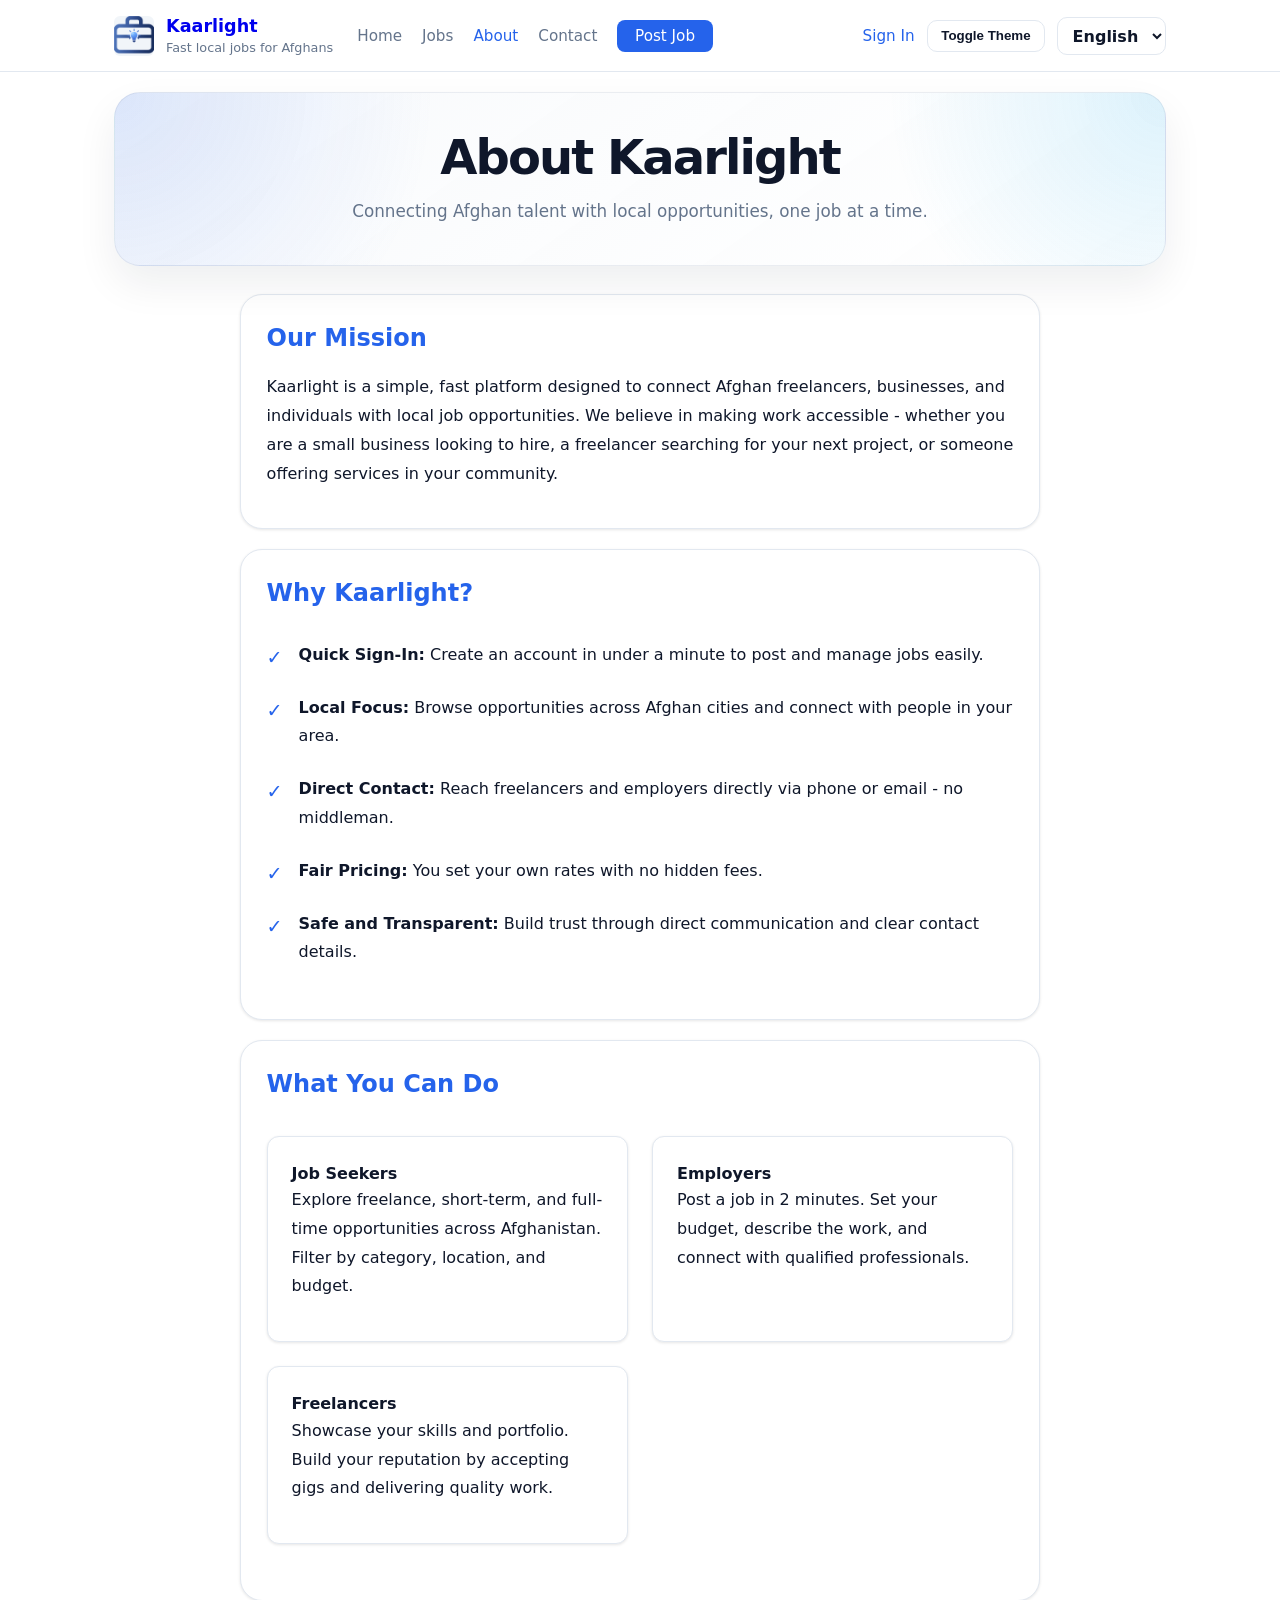
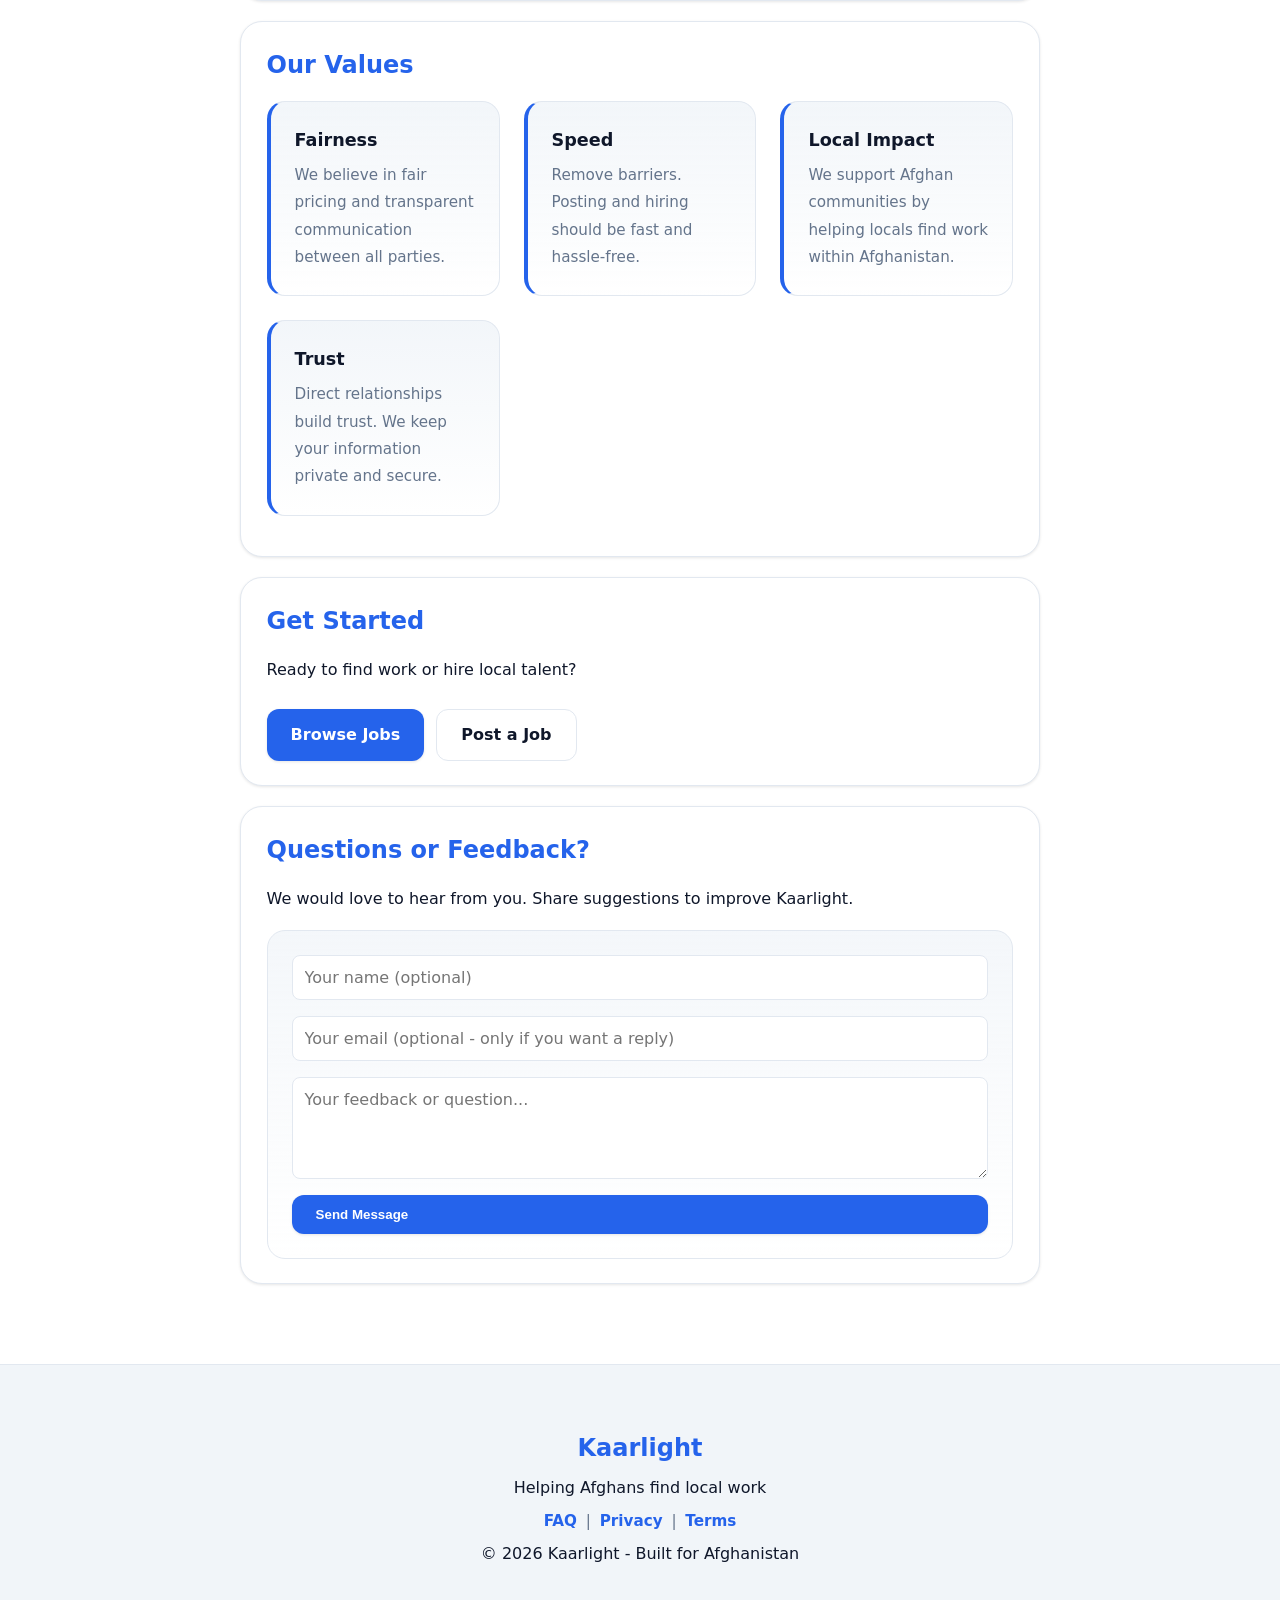
<file: about.html>
<!doctype html>
<html lang="en">
<head>
  <meta charset="utf-8" />
  <meta name="viewport" content="width=device-width,initial-scale=1" />
  <meta name="theme-color" content="#2563eb" />
  <title>About Us - Kaarlight</title>
  <meta name="description" content="Learn about Kaarlight - a platform connecting Afghan freelancers and businesses with local opportunities.">
  <meta property="og:title" content="About Us - Kaarlight">
  <meta property="og:description" content="Learn about Kaarlight - a platform connecting Afghan freelancers and businesses with local opportunities.">
  <meta property="og:type" content="website">
  <meta property="og:url" content="https://kaarlight.github.io/kaarlight/about.html">
  <meta property="og:image" content="https://kaarlight.github.io/kaarlight/site-icon.png">
  <meta name="twitter:card" content="summary_large_image">
  <meta name="twitter:title" content="About Us - Kaarlight">
  <meta name="twitter:description" content="Learn about Kaarlight - a platform connecting Afghan freelancers and businesses with local opportunities.">
  <meta name="twitter:image" content="https://kaarlight.github.io/kaarlight/site-icon.png">
  <link rel="icon" href="site-icon-48.png" type="image/png">
  <link rel="stylesheet" href="style.css">
  <link rel="manifest" href="manifest.json">
  <link rel="apple-touch-icon" href="site-icon-192.png">
  <link rel="canonical" href="https://kaarlight.github.io/kaarlight/about.html">
</head>
<body>
  <a class="skip-link" href="#main-content">Skip to main content</a>
  <header class="site-header">
    <div class="container nav-row">
      <div class="brand">
        <a href="index.html" class="brand-link">
          <img src="site-icon-192.png" alt="Kaarlight Logo" class="site-logo" onerror="this.style.display='none'" loading="lazy" decoding="async" width="40" height="40">
          <div>
            <h1 class="site-title">Kaarlight</h1>
            <p class="site-tagline">Fast local jobs for Afghans</p>
          </div>
        </a>
      </div>
      <a href="auth.html" id="mobile-account-link" class="mobile-account-link" aria-label="Account">
        <svg viewBox="0 0 24 24" aria-hidden="true">
          <path d="M12 12a4 4 0 1 0-4-4 4 4 0 0 0 4 4Zm0 2c-3.33 0-6 1.79-6 4v1h12v-1c0-2.21-2.67-4-6-4Z" fill="none" stroke="currentColor" stroke-width="1.8" stroke-linecap="round" stroke-linejoin="round"/>
        </svg>
        <span id="mobile-account-text" class="mobile-account-text">Sign In</span>
      </a>
      <nav class="main-nav" aria-label="Primary Navigation">
        <a href="index.html" class="nav-link">Home</a>
        <a href="jobs.html" class="nav-link">Jobs</a>
        <a href="about.html" class="nav-link active" aria-current="page">About</a>
        <a href="contact.html" class="nav-link">Contact</a>
        <a href="post-job.html" class="nav-link cta">Post Job</a>
      </nav>
      <div class="nav-auth">
        <span id="user-display" style="color: var(--muted); font-size: 0.9rem; margin-right: 1rem; display: none;"></span>
        <a href="profile.html" id="profile-link" class="nav-link" style="color: var(--primary); display: none;">My Profile</a>
        <a href="settings.html" id="settings-link" class="nav-link" style="color: var(--primary); display: none;">Settings</a>
        <a href="auth.html" id="auth-link" class="nav-link" style="color: var(--primary);">Sign In</a>
        <button id="logout-btn" class="nav-link" style="background: none; border: none; cursor: pointer; color: #dc2626; display: none;">Logout</button>
      </div>
      <button id="themeToggle" class="theme-toggle" aria-label="Toggle Theme" aria-pressed="false">Toggle Theme</button>
    </div>
  </header>

  <main id="main-content" class="container page-shell">
    <section class="about-hero page-hero page-hero--center">
      <h2 data-i18n="about_title">About Kaarlight</h2>
      <p class="lead" data-i18n="about_lead">Connecting Afghan talent with local opportunities, one job at a time.</p>
    </section>

    <section class="about-content surface-stack">
      <div class="about-section">
        <h3 data-i18n="about_mission_title">Our Mission</h3>
        <p data-i18n="about_mission_body">Kaarlight is a simple, fast platform designed to connect Afghan freelancers, businesses, and individuals with local job opportunities. We believe in making work accessible - whether you are a small business looking to hire, a freelancer searching for your next project, or someone offering services in your community.</p>
      </div>

      <div class="about-section">
        <h3 data-i18n="about_why_title">Why Kaarlight?</h3>
        <ul class="about-list">
          <li><strong data-i18n="about_why_item1_title">Quick Sign-In:</strong> <span data-i18n="about_why_item1_text">Create an account in under a minute to post and manage jobs easily.</span></li>
          <li><strong data-i18n="about_why_item2_title">Local Focus:</strong> <span data-i18n="about_why_item2_text">Browse opportunities across Afghan cities and connect with people in your area.</span></li>
          <li><strong data-i18n="about_why_item3_title">Direct Contact:</strong> <span data-i18n="about_why_item3_text">Reach freelancers and employers directly via phone or email - no middleman.</span></li>
          <li><strong data-i18n="about_why_item4_title">Fair Pricing:</strong> <span data-i18n="about_why_item4_text">You set your own rates with no hidden fees.</span></li>
          <li><strong data-i18n="about_why_item5_title">Safe and Transparent:</strong> <span data-i18n="about_why_item5_text">Build trust through direct communication and clear contact details.</span></li>
        </ul>
      </div>

      <div class="about-section">
        <h3 data-i18n="about_what_title">What You Can Do</h3>
        <div class="grid-3">
          <div class="card small">
            <h4 data-i18n="about_seekers_title">Job Seekers</h4>
            <p data-i18n="about_seekers_text">Explore freelance, short-term, and full-time opportunities across Afghanistan. Filter by category, location, and budget.</p>
          </div>
          <div class="card small">
            <h4 data-i18n="about_employers_title">Employers</h4>
            <p data-i18n="about_employers_text">Post a job in 2 minutes. Set your budget, describe the work, and connect with qualified professionals.</p>
          </div>
          <div class="card small">
            <h4 data-i18n="about_freelancers_title">Freelancers</h4>
            <p data-i18n="about_freelancers_text">Showcase your skills and portfolio. Build your reputation by accepting gigs and delivering quality work.</p>
          </div>
        </div>
      </div>

      <div class="about-section">
        <h3 data-i18n="about_values_title">Our Values</h3>
        <div class="values-grid">
          <div class="value-item">
            <h4 data-i18n="about_value_fair_title">Fairness</h4>
            <p data-i18n="about_value_fair_text">We believe in fair pricing and transparent communication between all parties.</p>
          </div>
          <div class="value-item">
            <h4 data-i18n="about_value_speed_title">Speed</h4>
            <p data-i18n="about_value_speed_text">Remove barriers. Posting and hiring should be fast and hassle-free.</p>
          </div>
          <div class="value-item">
            <h4 data-i18n="about_value_local_title">Local Impact</h4>
            <p data-i18n="about_value_local_text">We support Afghan communities by helping locals find work within Afghanistan.</p>
          </div>
          <div class="value-item">
            <h4 data-i18n="about_value_trust_title">Trust</h4>
            <p data-i18n="about_value_trust_text">Direct relationships build trust. We keep your information private and secure.</p>
          </div>
        </div>
      </div>

      <div class="about-section">
        <h3 data-i18n="about_start_title">Get Started</h3>
        <p data-i18n="about_start_text">Ready to find work or hire local talent?</p>
        <div class="about-cta">
          <a href="jobs.html" class="btn" data-i18n="about_cta_browse">Browse Jobs</a>
          <a href="post-job.html" class="btn outline" data-i18n="about_cta_post">Post a Job</a>
        </div>
      </div>

      <div class="about-section">
        <h3 data-i18n="about_questions_title">Questions or Feedback?</h3>
        <p data-i18n="about_questions_text">We would love to hear from you. Share suggestions to improve Kaarlight.</p>
        <form id="feedback-form" class="feedback-form">
          <input type="text" id="feedback-name" name="name" data-i18n-placeholder="about_feedback_name_placeholder" placeholder="Your name (optional)" maxlength="100">
          <input type="email" id="feedback-email" name="email" data-i18n-placeholder="about_feedback_email_placeholder" placeholder="Your email (optional - only if you want a reply)" maxlength="100">
          <textarea id="feedback-message" name="message" data-i18n-placeholder="about_feedback_message_placeholder" placeholder="Your feedback or question..." rows="4" maxlength="500" required></textarea>
          <button type="submit" class="btn" data-i18n="about_feedback_send">Send Message</button>
          <p id="feedback-msg" class="feedback-msg" aria-live="polite"></p>
        </form>
      </div>
    </section>
  </main>

  <footer class="site-footer">
    <div class="container footer-inner">
      <div class="footer-brand">Kaarlight</div>
      <div class="footer-tagline">Helping Afghans find local work</div>
      <div class="footer-links"><a href="faq.html">FAQ</a><span aria-hidden="true">|</span><a href="privacy.html">Privacy</a><span aria-hidden="true">|</span><a href="terms.html">Terms</a></div>
      <div class="footer-copyright">&copy; 2026 Kaarlight - Built for Afghanistan</div>
    </div>
  </footer>

  <nav class="mobile-bottom-nav" aria-label="Mobile Navigation">
    <a href="index.html" class="mobile-bottom-link">
      <svg viewBox="0 0 24 24" aria-hidden="true"><path d="M4 10.5 12 4l8 6.5V20a1 1 0 0 1-1 1h-4.5v-6h-5v6H5a1 1 0 0 1-1-1Z" fill="none" stroke="currentColor" stroke-width="1.8" stroke-linecap="round" stroke-linejoin="round"/></svg>
      <span>Home</span>
    </a>
    <a href="jobs.html" class="mobile-bottom-link">
      <svg viewBox="0 0 24 24" aria-hidden="true"><path d="M8 7V5a2 2 0 0 1 2-2h4a2 2 0 0 1 2 2v2m-12 3h16v8a2 2 0 0 1-2 2H6a2 2 0 0 1-2-2Zm0 0v-8a2 2 0 0 1 2-2h12a2 2 0 0 1 2 2v8" fill="none" stroke="currentColor" stroke-width="1.8" stroke-linecap="round" stroke-linejoin="round"/></svg>
      <span>Jobs</span>
    </a>
    <a href="about.html" class="mobile-bottom-link active" aria-current="page">
      <svg viewBox="0 0 24 24" aria-hidden="true"><path d="M12 17v-5m0-4h.01M21 12a9 9 0 1 1-9-9 9 9 0 0 1 9 9Z" fill="none" stroke="currentColor" stroke-width="1.8" stroke-linecap="round" stroke-linejoin="round"/></svg>
      <span>About</span>
    </a>
    <a href="profile.html" id="mobile-bottom-profile-link" class="mobile-bottom-link">
      <svg viewBox="0 0 24 24" aria-hidden="true"><path d="M12 12a4 4 0 1 0-4-4 4 4 0 0 0 4 4Zm0 2c-3.33 0-6 1.79-6 4v1h12v-1c0-2.21-2.67-4-6-4Z" fill="none" stroke="currentColor" stroke-width="1.8" stroke-linecap="round" stroke-linejoin="round"/></svg>
      <span>Profile</span>
    </a>
    <a href="settings.html" class="mobile-bottom-link">
      <svg viewBox="0 0 24 24" aria-hidden="true"><path d="M12 8.75A3.25 3.25 0 1 0 15.25 12 3.25 3.25 0 0 0 12 8.75Zm8 3.25-.96-.55a7.71 7.71 0 0 0-.41-.98l.27-1.08a1 1 0 0 0-.25-.96l-1.12-1.12a1 1 0 0 0-.96-.25l-1.08.27a7.71 7.71 0 0 0-.98-.41L14 4a1 1 0 0 0-.88-.5h-2.24A1 1 0 0 0 10 4l-.55.96a7.71 7.71 0 0 0-.98.41l-1.08-.27a1 1 0 0 0-.96.25L5.31 6.47a1 1 0 0 0-.25.96l.27 1.08c-.16.32-.3.65-.41.98L4 12a1 1 0 0 0 0 1l.96.55c.11.33.25.66.41.98l-.27 1.08a1 1 0 0 0 .25.96l1.12 1.12a1 1 0 0 0 .96.25l1.08-.27c.32.16.65.3.98.41L10 20a1 1 0 0 0 .88.5h2.24A1 1 0 0 0 14 20l.55-.96c.33-.11.66-.25.98-.41l1.08.27a1 1 0 0 0 .96-.25l1.12-1.12a1 1 0 0 0 .25-.96l-.27-1.08c.16-.32.3-.65.41-.98L20 13a1 1 0 0 0 0-1Z" fill="none" stroke="currentColor" stroke-width="1.5" stroke-linecap="round" stroke-linejoin="round"/></svg>
      <span>Settings</span>
    </a>
  </nav>

  <script src="script.js" defer></script>
</body>
</html>
</file>
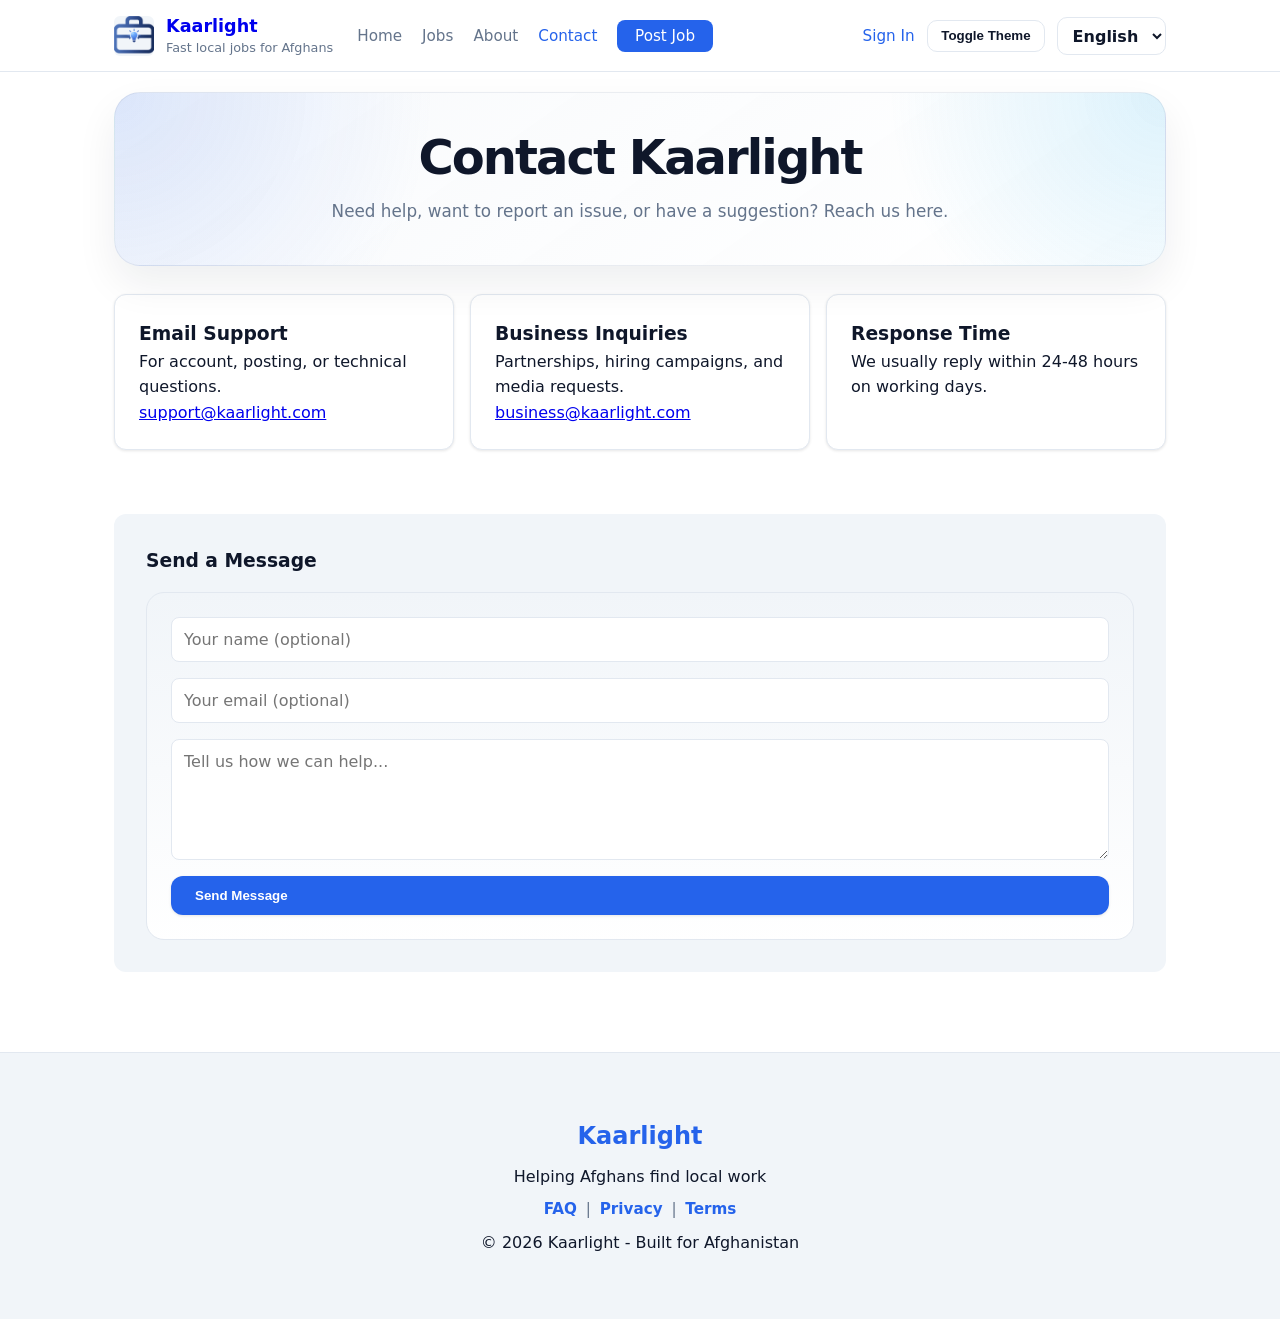
<file: contact.html>
<!doctype html>
<html lang="en">
<head>
  <meta charset="utf-8" />
  <meta name="viewport" content="width=device-width,initial-scale=1" />
  <meta name="theme-color" content="#2563eb" />
  <title>Contact Us - Kaarlight</title>
  <meta name="description" content="Contact Kaarlight support, report an issue, or share feedback to improve the platform.">
  <meta property="og:title" content="Contact Us - Kaarlight">
  <meta property="og:description" content="Contact Kaarlight support, report an issue, or share feedback to improve the platform.">
  <meta property="og:type" content="website">
  <meta property="og:url" content="https://kaarlight.github.io/kaarlight/contact.html">
  <meta property="og:image" content="https://kaarlight.github.io/kaarlight/site-icon.png">
  <meta name="twitter:card" content="summary_large_image">
  <meta name="twitter:title" content="Contact Us - Kaarlight">
  <meta name="twitter:description" content="Contact Kaarlight support, report an issue, or share feedback to improve the platform.">
  <meta name="twitter:image" content="https://kaarlight.github.io/kaarlight/site-icon.png">
  <link rel="icon" href="site-icon-48.png" type="image/png">
  <link rel="stylesheet" href="style.css">
  <link rel="manifest" href="manifest.json">
  <link rel="apple-touch-icon" href="site-icon-192.png">
  <link rel="canonical" href="https://kaarlight.github.io/kaarlight/contact.html">
</head>
<body>
  <a class="skip-link" href="#main-content">Skip to main content</a>
  <header class="site-header">
    <div class="container nav-row">
      <div class="brand">
        <a href="index.html" class="brand-link">
          <img src="site-icon-192.png" alt="Kaarlight Logo" class="site-logo" onerror="this.style.display='none'" loading="lazy" decoding="async" width="40" height="40">
          <div>
            <h1 class="site-title">Kaarlight</h1>
            <p class="site-tagline">Fast local jobs for Afghans</p>
          </div>
        </a>
      </div>
      <a href="auth.html" id="mobile-account-link" class="mobile-account-link" aria-label="Account">
        <svg viewBox="0 0 24 24" aria-hidden="true">
          <path d="M12 12a4 4 0 1 0-4-4 4 4 0 0 0 4 4Zm0 2c-3.33 0-6 1.79-6 4v1h12v-1c0-2.21-2.67-4-6-4Z" fill="none" stroke="currentColor" stroke-width="1.8" stroke-linecap="round" stroke-linejoin="round"/>
        </svg>
        <span id="mobile-account-text" class="mobile-account-text">Sign In</span>
      </a>
      <nav class="main-nav" aria-label="Primary Navigation">
        <a href="index.html" class="nav-link">Home</a>
        <a href="jobs.html" class="nav-link">Jobs</a>
        <a href="about.html" class="nav-link">About</a>
        <a href="contact.html" class="nav-link active" aria-current="page">Contact</a>
        <a href="post-job.html" class="nav-link cta">Post Job</a>
      </nav>
      <div class="nav-auth">
        <span id="user-display" style="color: var(--muted); font-size: 0.9rem; margin-right: 1rem; display: none;"></span>
        <a href="profile.html" id="profile-link" class="nav-link" style="color: var(--primary); display: none;">My Profile</a>
        <a href="settings.html" id="settings-link" class="nav-link" style="color: var(--primary); display: none;">Settings</a>
        <a href="auth.html" id="auth-link" class="nav-link" style="color: var(--primary);">Sign In</a>
        <button id="logout-btn" class="nav-link" style="background: none; border: none; cursor: pointer; color: #dc2626; display: none;">Logout</button>
      </div>
      <button id="themeToggle" class="theme-toggle" aria-label="Toggle Theme" aria-pressed="false">Toggle Theme</button>
    </div>
  </header>

  <main id="main-content" class="container page-shell">
    <section class="about-hero page-hero page-hero--center">
      <h2 data-i18n="contact_title">Contact Kaarlight</h2>
      <p class="lead" data-i18n="contact_lead">Need help, want to report an issue, or have a suggestion? Reach us here.</p>
    </section>

    <section class="page-card-grid">
      <article class="card small">
        <h3 data-i18n="contact_email_title">Email Support</h3>
        <p data-i18n="contact_email_text">For account, posting, or technical questions.</p>
        <p><a href="mailto:support@kaarlight.com">support@kaarlight.com</a></p>
      </article>
      <article class="card small">
        <h3 data-i18n="contact_business_title">Business Inquiries</h3>
        <p data-i18n="contact_business_text">Partnerships, hiring campaigns, and media requests.</p>
        <p><a href="mailto:business@kaarlight.com">business@kaarlight.com</a></p>
      </article>
      <article class="card small">
        <h3 data-i18n="contact_response_title">Response Time</h3>
        <p data-i18n="contact_response_text">We usually reply within 24-48 hours on working days.</p>
      </article>
    </section>

    <section class="feedback-section">
      <h3 data-i18n="contact_send_title">Send a Message</h3>
      <form id="feedback-form" class="feedback-form">
        <input type="text" id="feedback-name" name="name" data-i18n-placeholder="contact_feedback_name_placeholder" placeholder="Your name (optional)" maxlength="100">
        <input type="email" id="feedback-email" name="email" data-i18n-placeholder="contact_feedback_email_placeholder" placeholder="Your email (optional)" maxlength="100">
        <textarea id="feedback-message" name="message" data-i18n-placeholder="contact_feedback_message_placeholder" placeholder="Tell us how we can help..." rows="5" maxlength="500" required></textarea>
        <button type="submit" class="btn" data-i18n="contact_feedback_send">Send Message</button>
        <p id="feedback-msg" class="feedback-msg" aria-live="polite"></p>
      </form>
    </section>
  </main>

  <footer class="site-footer">
    <div class="container footer-inner">
      <div class="footer-brand">Kaarlight</div>
      <div class="footer-tagline">Helping Afghans find local work</div>
      <div class="footer-links"><a href="faq.html">FAQ</a><span aria-hidden="true">|</span><a href="privacy.html">Privacy</a><span aria-hidden="true">|</span><a href="terms.html">Terms</a></div>
      <div class="footer-copyright">&copy; 2026 Kaarlight - Built for Afghanistan</div>
    </div>
  </footer>

  <nav class="mobile-bottom-nav" aria-label="Mobile Navigation">
    <a href="index.html" class="mobile-bottom-link">
      <svg viewBox="0 0 24 24" aria-hidden="true"><path d="M4 10.5 12 4l8 6.5V20a1 1 0 0 1-1 1h-4.5v-6h-5v6H5a1 1 0 0 1-1-1Z" fill="none" stroke="currentColor" stroke-width="1.8" stroke-linecap="round" stroke-linejoin="round"/></svg>
      <span>Home</span>
    </a>
    <a href="jobs.html" class="mobile-bottom-link">
      <svg viewBox="0 0 24 24" aria-hidden="true"><path d="M8 7V5a2 2 0 0 1 2-2h4a2 2 0 0 1 2 2v2m-12 3h16v8a2 2 0 0 1-2 2H6a2 2 0 0 1-2-2Zm0 0v-8a2 2 0 0 1 2-2h12a2 2 0 0 1 2 2v8" fill="none" stroke="currentColor" stroke-width="1.8" stroke-linecap="round" stroke-linejoin="round"/></svg>
      <span>Jobs</span>
    </a>
    <a href="about.html" class="mobile-bottom-link">
      <svg viewBox="0 0 24 24" aria-hidden="true"><path d="M12 17v-5m0-4h.01M21 12a9 9 0 1 1-9-9 9 9 0 0 1 9 9Z" fill="none" stroke="currentColor" stroke-width="1.8" stroke-linecap="round" stroke-linejoin="round"/></svg>
      <span>About</span>
    </a>
    <a href="profile.html" id="mobile-bottom-profile-link" class="mobile-bottom-link">
      <svg viewBox="0 0 24 24" aria-hidden="true"><path d="M12 12a4 4 0 1 0-4-4 4 4 0 0 0 4 4Zm0 2c-3.33 0-6 1.79-6 4v1h12v-1c0-2.21-2.67-4-6-4Z" fill="none" stroke="currentColor" stroke-width="1.8" stroke-linecap="round" stroke-linejoin="round"/></svg>
      <span>Profile</span>
    </a>
    <a href="settings.html" class="mobile-bottom-link">
      <svg viewBox="0 0 24 24" aria-hidden="true"><path d="M12 8.75A3.25 3.25 0 1 0 15.25 12 3.25 3.25 0 0 0 12 8.75Zm8 3.25-.96-.55a7.71 7.71 0 0 0-.41-.98l.27-1.08a1 1 0 0 0-.25-.96l-1.12-1.12a1 1 0 0 0-.96-.25l-1.08.27a7.71 7.71 0 0 0-.98-.41L14 4a1 1 0 0 0-.88-.5h-2.24A1 1 0 0 0 10 4l-.55.96a7.71 7.71 0 0 0-.98.41l-1.08-.27a1 1 0 0 0-.96.25L5.31 6.47a1 1 0 0 0-.25.96l.27 1.08c-.16.32-.3.65-.41.98L4 12a1 1 0 0 0 0 1l.96.55c.11.33.25.66.41.98l-.27 1.08a1 1 0 0 0 .25.96l1.12 1.12a1 1 0 0 0 .96.25l1.08-.27c.32.16.65.3.98.41L10 20a1 1 0 0 0 .88.5h2.24A1 1 0 0 0 14 20l.55-.96c.33-.11.66-.25.98-.41l1.08.27a1 1 0 0 0 .96-.25l1.12-1.12a1 1 0 0 0 .25-.96l-.27-1.08c.16-.32.3-.65.41-.98L20 13a1 1 0 0 0 0-1Z" fill="none" stroke="currentColor" stroke-width="1.5" stroke-linecap="round" stroke-linejoin="round"/></svg>
      <span>Settings</span>
    </a>
  </nav>

  <script src="script.js" defer></script>
</body>
</html>
</file>
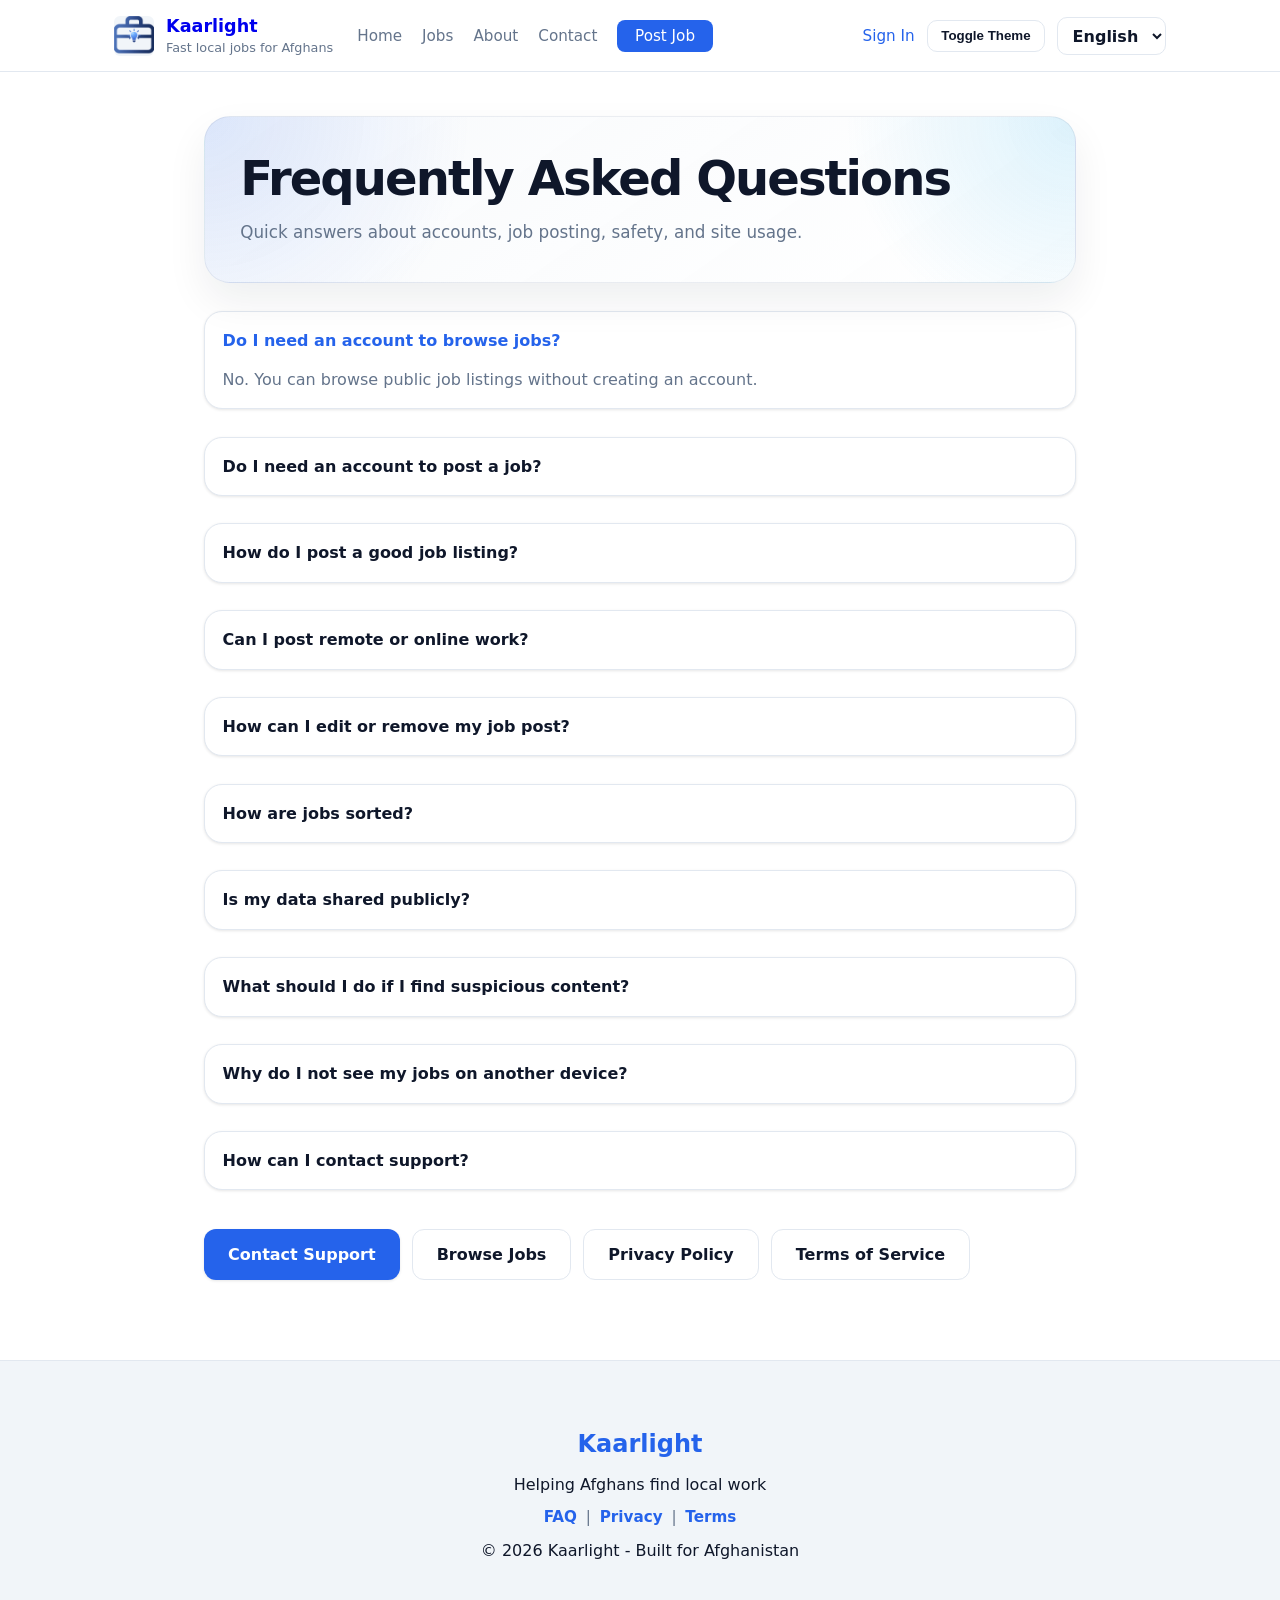
<file: faq.html>
<!doctype html>
<html lang="en">
<head>
  <meta charset="utf-8" />
  <meta name="viewport" content="width=device-width,initial-scale=1" />
  <meta name="theme-color" content="#2563eb" />
  <title>FAQ - Kaarlight</title>
  <meta name="description" content="Frequently asked questions about using Kaarlight to find work, post jobs, and stay safe.">
  <meta property="og:title" content="FAQ - Kaarlight">
  <meta property="og:description" content="Frequently asked questions about using Kaarlight to find work, post jobs, and stay safe.">
  <meta property="og:type" content="website">
  <meta property="og:url" content="https://kaarlight.github.io/kaarlight/faq.html">
  <meta property="og:image" content="https://kaarlight.github.io/kaarlight/site-icon.png">
  <meta name="twitter:card" content="summary_large_image">
  <meta name="twitter:title" content="FAQ - Kaarlight">
  <meta name="twitter:description" content="Frequently asked questions about using Kaarlight to find work, post jobs, and stay safe.">
  <meta name="twitter:image" content="https://kaarlight.github.io/kaarlight/site-icon.png">
  <link rel="icon" href="site-icon-48.png" type="image/png">
  <link rel="stylesheet" href="style.css">
  <link rel="manifest" href="manifest.json">
  <link rel="apple-touch-icon" href="site-icon-192.png">
  <link rel="canonical" href="https://kaarlight.github.io/kaarlight/faq.html">
</head>
<body>
  <a class="skip-link" href="#main-content">Skip to main content</a>
  <header class="site-header">
    <div class="container nav-row">
      <div class="brand">
        <a href="index.html" class="brand-link">
          <img src="site-icon-192.png" alt="Kaarlight Logo" class="site-logo" onerror="this.style.display='none'" loading="lazy" decoding="async" width="40" height="40">
          <div>
            <h1 class="site-title">Kaarlight</h1>
            <p class="site-tagline">Fast local jobs for Afghans</p>
          </div>
        </a>
      </div>
      <nav class="main-nav" aria-label="Primary Navigation">
        <a href="index.html" class="nav-link">Home</a>
        <a href="jobs.html" class="nav-link">Jobs</a>
        <a href="about.html" class="nav-link">About</a>
        <a href="contact.html" class="nav-link">Contact</a>
        <a href="post-job.html" class="nav-link cta">Post Job</a>
      </nav>
      <div class="nav-auth">
        <span id="user-display" style="color: var(--muted); font-size: 0.9rem; margin-right: 1rem; display: none;"></span>
        <a href="profile.html" id="profile-link" class="nav-link" style="color: var(--primary); display: none;">My Profile</a>
        <a href="settings.html" id="settings-link" class="nav-link" style="color: var(--primary); display: none;">Settings</a>
        <a href="auth.html" id="auth-link" class="nav-link" style="color: var(--primary);">Sign In</a>
        <button id="logout-btn" class="nav-link" style="background: none; border: none; cursor: pointer; color: #dc2626; display: none;">Logout</button>
      </div>
      <button id="themeToggle" class="theme-toggle" aria-label="Toggle Theme" aria-pressed="false">Toggle Theme</button>
    </div>
  </header>

  <main id="main-content" class="container page-shell page-shell--narrow faq-wrap">
    <section class="faq-intro page-hero page-hero--left" aria-labelledby="faq-title">
      <h2 id="faq-title" data-i18n="faq_title">Frequently Asked Questions</h2>
      <p class="lead" data-i18n="faq_lead">Quick answers about accounts, job posting, safety, and site usage.</p>
    </section>

    <section class="faq-list" aria-label="FAQ list">
      <details class="faq-item" open>
        <summary data-i18n="faq_q1">Do I need an account to browse jobs?</summary>
        <p data-i18n="faq_a1">No. You can browse public job listings without creating an account.</p>
      </details>

      <details class="faq-item">
        <summary data-i18n="faq_q2">Do I need an account to post a job?</summary>
        <p data-i18n="faq_a2">Yes. You need to sign in first to create and manage job postings.</p>
      </details>

      <details class="faq-item">
        <summary data-i18n="faq_q3">How do I post a good job listing?</summary>
        <p data-i18n="faq_a3">Use a clear title, explain tasks in detail, include budget and timeline, and provide reliable contact information.</p>
      </details>

      <details class="faq-item">
        <summary data-i18n="faq_q4">Can I post remote or online work?</summary>
        <p data-i18n="faq_a4">Yes. Mark the listing as online and include a valid sample or reference link when requested.</p>
      </details>

      <details class="faq-item">
        <summary data-i18n="faq_q5">How can I edit or remove my job post?</summary>
        <p data-i18n="faq_a5">Sign in and use your profile page to manage jobs posted from your account.</p>
      </details>

      <details class="faq-item">
        <summary data-i18n="faq_q6">How are jobs sorted?</summary>
        <p data-i18n="faq_a6">Jobs can be sorted by newest, budget high-to-low, or budget low-to-high using filters on the Jobs page.</p>
      </details>

      <details class="faq-item">
        <summary data-i18n="faq_q7">Is my data shared publicly?</summary>
        <p data-i18n="faq_a7">Only details you place in public listings are visible to other users. Review Privacy Policy for full details.</p>
      </details>

      <details class="faq-item">
        <summary data-i18n="faq_q8">What should I do if I find suspicious content?</summary>
        <p data-i18n="faq_a8">Do not engage. Capture the listing details and report it through the Contact page.</p>
      </details>

      <details class="faq-item">
        <summary data-i18n="faq_q9">Why do I not see my jobs on another device?</summary>
        <p data-i18n="faq_a9">Listings try to load from the cloud when available, with local browser storage as a fallback. If something is missing on another device, sign in again or check your connection.</p>
      </details>

      <details class="faq-item">
        <summary data-i18n="faq_q10">How can I contact support?</summary>
        <p data-i18n="faq_a10">Use the Contact page to send your message and include as much detail as possible.</p>
      </details>
    </section>

    <div class="faq-actions">
      <a href="contact.html" class="btn" data-i18n="faq_action_contact">Contact Support</a>
      <a href="jobs.html" class="btn outline" data-i18n="faq_action_browse">Browse Jobs</a>
      <a href="privacy.html" class="btn outline" data-i18n="faq_action_privacy">Privacy Policy</a>
      <a href="terms.html" class="btn outline" data-i18n="faq_action_terms">Terms of Service</a>
    </div>
  </main>

  <footer class="site-footer">
    <div class="container footer-inner">
      <div class="footer-brand">Kaarlight</div>
      <div class="footer-tagline">Helping Afghans find local work</div>
      <div class="footer-links"><a href="faq.html">FAQ</a><span aria-hidden="true">|</span><a href="privacy.html">Privacy</a><span aria-hidden="true">|</span><a href="terms.html">Terms</a></div>
      <div class="footer-copyright">&copy; 2026 Kaarlight - Built for Afghanistan</div>
    </div>
  </footer>

  <script src="script.js" defer></script>
</body>
</html>
</file>
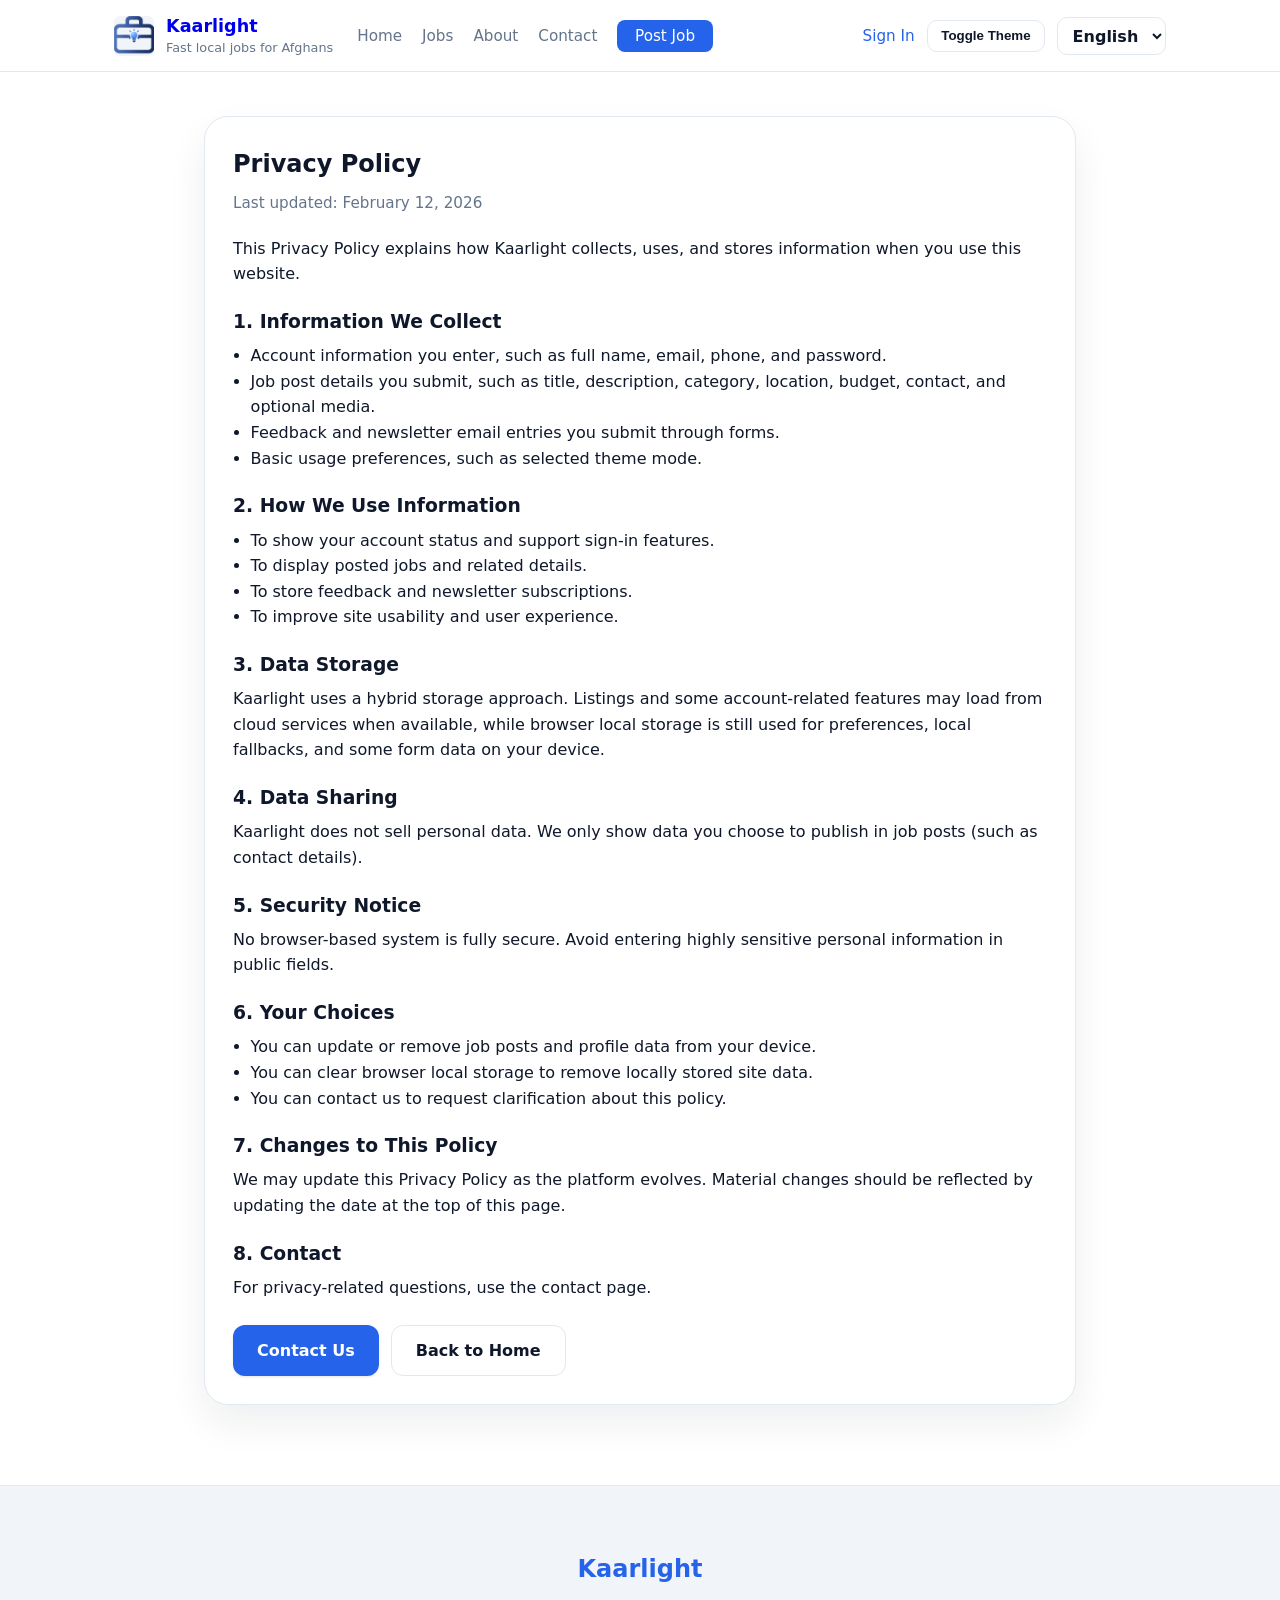
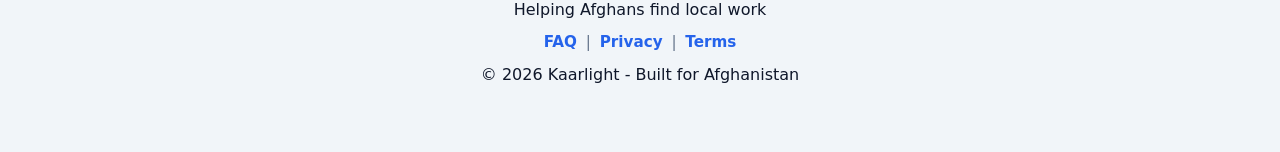
<file: privacy.html>
<!doctype html>
<html lang="en">
<head>
  <meta charset="utf-8" />
  <meta name="viewport" content="width=device-width,initial-scale=1" />
  <meta name="theme-color" content="#2563eb" />
  <title>Privacy Policy - Kaarlight</title>
  <meta name="description" content="Read the Kaarlight Privacy Policy to understand what data we collect, how we use it, and your choices.">
  <meta property="og:title" content="Privacy Policy - Kaarlight">
  <meta property="og:description" content="Read the Kaarlight Privacy Policy to understand what data we collect, how we use it, and your choices.">
  <meta property="og:type" content="website">
  <meta property="og:url" content="https://kaarlight.github.io/kaarlight/privacy.html">
  <meta property="og:image" content="https://kaarlight.github.io/kaarlight/site-icon.png">
  <meta name="twitter:card" content="summary_large_image">
  <meta name="twitter:title" content="Privacy Policy - Kaarlight">
  <meta name="twitter:description" content="Read the Kaarlight Privacy Policy to understand what data we collect, how we use it, and your choices.">
  <meta name="twitter:image" content="https://kaarlight.github.io/kaarlight/site-icon.png">
  <link rel="icon" href="site-icon-48.png" type="image/png">
  <link rel="stylesheet" href="style.css">
  <link rel="manifest" href="manifest.json">
  <link rel="apple-touch-icon" href="site-icon-192.png">
  <link rel="canonical" href="https://kaarlight.github.io/kaarlight/privacy.html">
</head>
<body>
  <a class="skip-link" href="#main-content">Skip to main content</a>
  <header class="site-header">
    <div class="container nav-row">
      <div class="brand">
        <a href="index.html" class="brand-link">
          <img src="site-icon-192.png" alt="Kaarlight Logo" class="site-logo" onerror="this.style.display='none'" loading="lazy" decoding="async" width="40" height="40">
          <div>
            <h1 class="site-title">Kaarlight</h1>
            <p class="site-tagline">Fast local jobs for Afghans</p>
          </div>
        </a>
      </div>
      <nav class="main-nav" aria-label="Primary Navigation">
        <a href="index.html" class="nav-link">Home</a>
        <a href="jobs.html" class="nav-link">Jobs</a>
        <a href="about.html" class="nav-link">About</a>
        <a href="contact.html" class="nav-link">Contact</a>
        <a href="post-job.html" class="nav-link cta">Post Job</a>
      </nav>
      <div class="nav-auth">
        <span id="user-display" style="color: var(--muted); font-size: 0.9rem; margin-right: 1rem; display: none;"></span>
        <a href="profile.html" id="profile-link" class="nav-link" style="color: var(--primary); display: none;">My Profile</a>
        <a href="settings.html" id="settings-link" class="nav-link" style="color: var(--primary); display: none;">Settings</a>
        <a href="auth.html" id="auth-link" class="nav-link" style="color: var(--primary);">Sign In</a>
        <button id="logout-btn" class="nav-link" style="background: none; border: none; cursor: pointer; color: #dc2626; display: none;">Logout</button>
      </div>
      <button id="themeToggle" class="theme-toggle" aria-label="Toggle Theme" aria-pressed="false">Toggle Theme</button>
    </div>
  </header>

  <main id="main-content" class="container page-shell page-shell--narrow legal-wrap">
    <article class="legal-card" aria-labelledby="privacy-title">
      <h2 id="privacy-title" data-i18n="privacy_title">Privacy Policy</h2>
      <p class="legal-date" data-i18n="privacy_updated">Last updated: February 12, 2026</p>

      <p data-i18n="privacy_intro">
        This Privacy Policy explains how Kaarlight collects, uses, and stores information when you use this website.
      </p>

      <section class="legal-section" aria-labelledby="info-we-collect">
        <h3 id="info-we-collect" data-i18n="privacy_info_title">1. Information We Collect</h3>
        <ul class="legal-list">
          <li data-i18n="privacy_info_item1">Account information you enter, such as full name, email, phone, and password.</li>
          <li data-i18n="privacy_info_item2">Job post details you submit, such as title, description, category, location, budget, contact, and optional media.</li>
          <li data-i18n="privacy_info_item3">Feedback and newsletter email entries you submit through forms.</li>
          <li data-i18n="privacy_info_item4">Basic usage preferences, such as selected theme mode.</li>
        </ul>
      </section>

      <section class="legal-section" aria-labelledby="how-we-use">
        <h3 id="how-we-use" data-i18n="privacy_use_title">2. How We Use Information</h3>
        <ul class="legal-list">
          <li data-i18n="privacy_use_item1">To show your account status and support sign-in features.</li>
          <li data-i18n="privacy_use_item2">To display posted jobs and related details.</li>
          <li data-i18n="privacy_use_item3">To store feedback and newsletter subscriptions.</li>
          <li data-i18n="privacy_use_item4">To improve site usability and user experience.</li>
        </ul>
      </section>

      <section class="legal-section" aria-labelledby="storage-section">
        <h3 id="storage-section" data-i18n="privacy_storage_title">3. Data Storage</h3>
        <p data-i18n="privacy_storage_body">
          Kaarlight uses a hybrid storage approach. Listings and some account-related features may load from cloud services when available,
          while browser local storage is still used for preferences, local fallbacks, and some form data on your device.
        </p>
      </section>

      <section class="legal-section" aria-labelledby="sharing-section">
        <h3 id="sharing-section" data-i18n="privacy_sharing_title">4. Data Sharing</h3>
        <p data-i18n="privacy_sharing_body">
          Kaarlight does not sell personal data. We only show data you choose to publish in job posts (such as contact details).
        </p>
      </section>

      <section class="legal-section" aria-labelledby="security-section">
        <h3 id="security-section" data-i18n="privacy_security_title">5. Security Notice</h3>
        <p data-i18n="privacy_security_body">
          No browser-based system is fully secure. Avoid entering highly sensitive personal information in public fields.
        </p>
      </section>

      <section class="legal-section" aria-labelledby="your-rights-section">
        <h3 id="your-rights-section" data-i18n="privacy_choices_title">6. Your Choices</h3>
        <ul class="legal-list">
          <li data-i18n="privacy_choices_item1">You can update or remove job posts and profile data from your device.</li>
          <li data-i18n="privacy_choices_item2">You can clear browser local storage to remove locally stored site data.</li>
          <li data-i18n="privacy_choices_item3">You can contact us to request clarification about this policy.</li>
        </ul>
      </section>

      <section class="legal-section" aria-labelledby="policy-updates-section">
        <h3 id="policy-updates-section" data-i18n="privacy_changes_title">7. Changes to This Policy</h3>
        <p data-i18n="privacy_changes_body">
          We may update this Privacy Policy as the platform evolves. Material changes should be reflected by updating the date at the top of this page.
        </p>
      </section>

      <section class="legal-section" aria-labelledby="contact-policy-section">
        <h3 id="contact-policy-section" data-i18n="privacy_contact_title">8. Contact</h3>
        <p data-i18n="privacy_contact_body">
          For privacy-related questions, use the contact page.
        </p>
      </section>

      <div class="legal-actions">
        <a href="contact.html" class="btn" data-i18n="privacy_action_contact">Contact Us</a>
        <a href="index.html" class="btn outline" data-i18n="privacy_action_home">Back to Home</a>
      </div>
    </article>
  </main>

  <footer class="site-footer">
    <div class="container footer-inner">
      <div class="footer-brand">Kaarlight</div>
      <div class="footer-tagline">Helping Afghans find local work</div>
      <div class="footer-links"><a href="faq.html">FAQ</a><span aria-hidden="true">|</span><a href="privacy.html">Privacy</a><span aria-hidden="true">|</span><a href="terms.html">Terms</a></div>
      <div class="footer-copyright">&copy; 2026 Kaarlight - Built for Afghanistan</div>
    </div>
  </footer>

  <script src="script.js" defer></script>
</body>
</html>
</file>
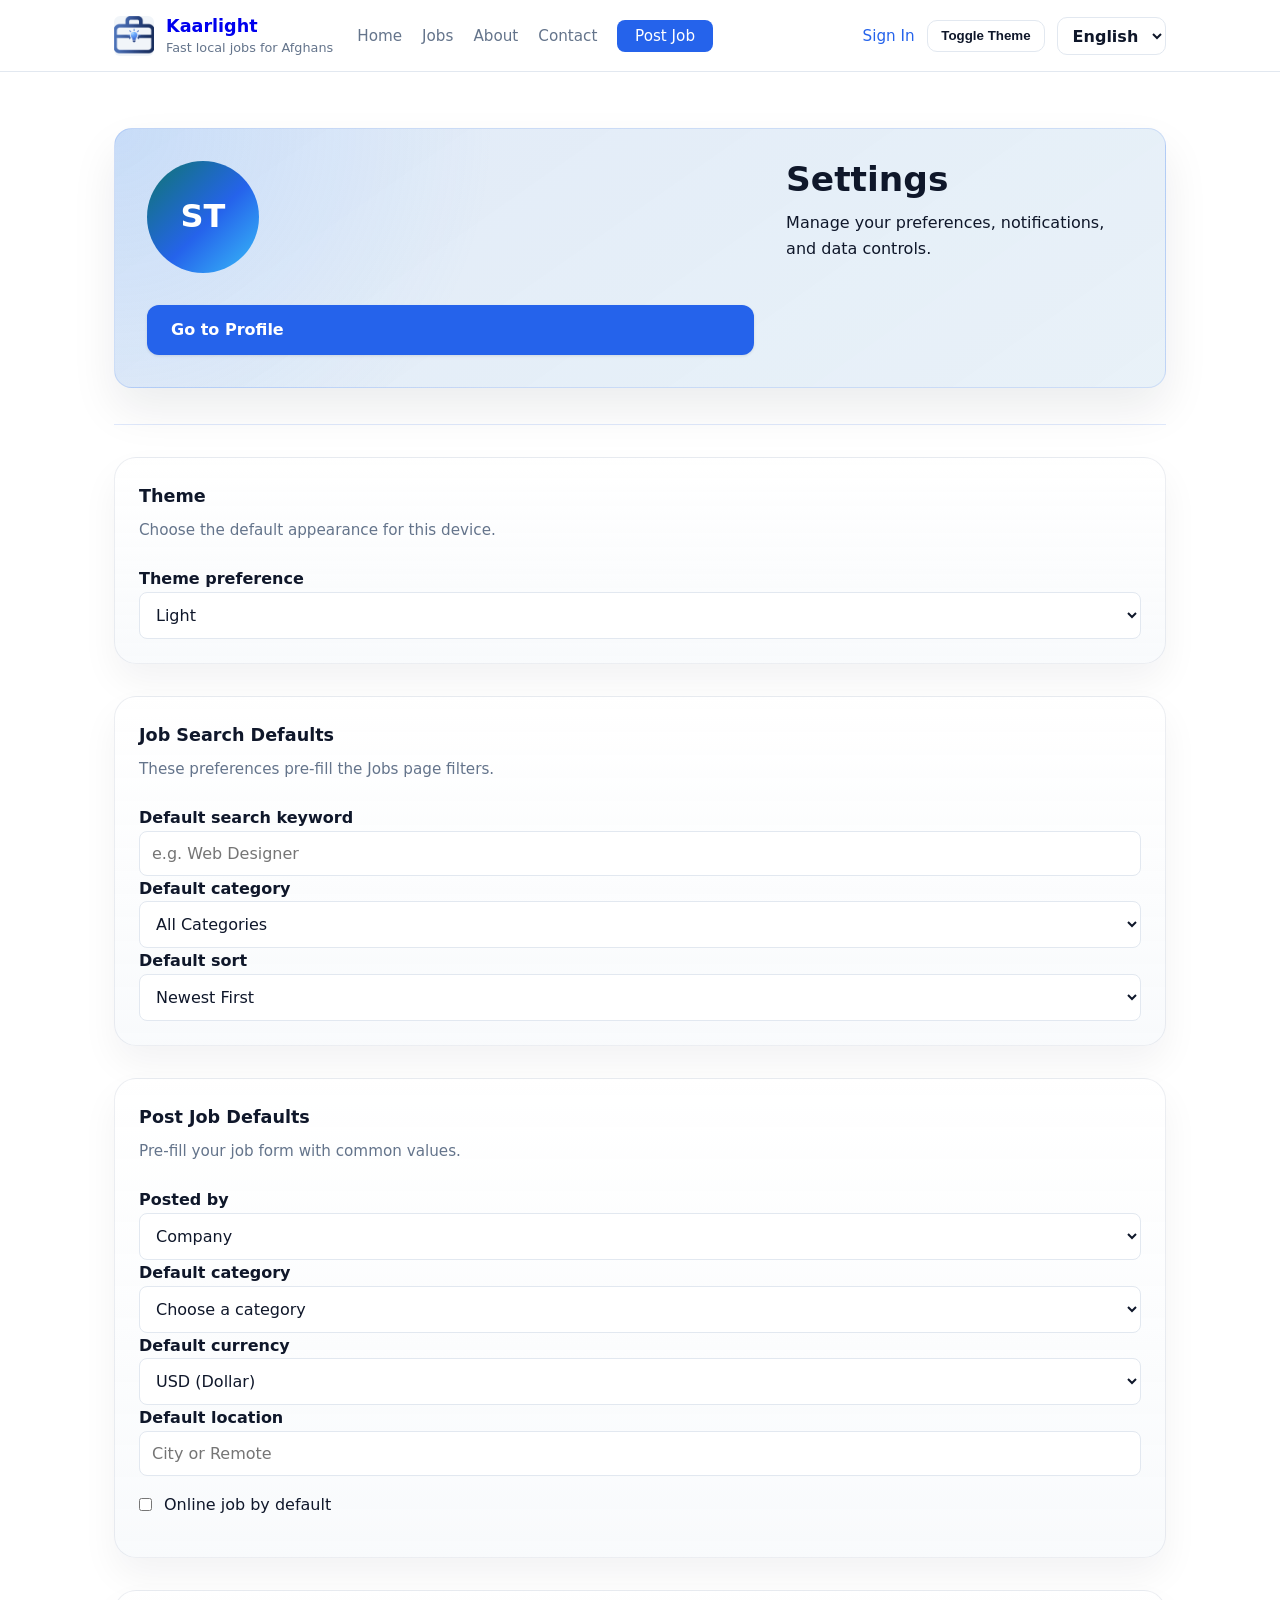
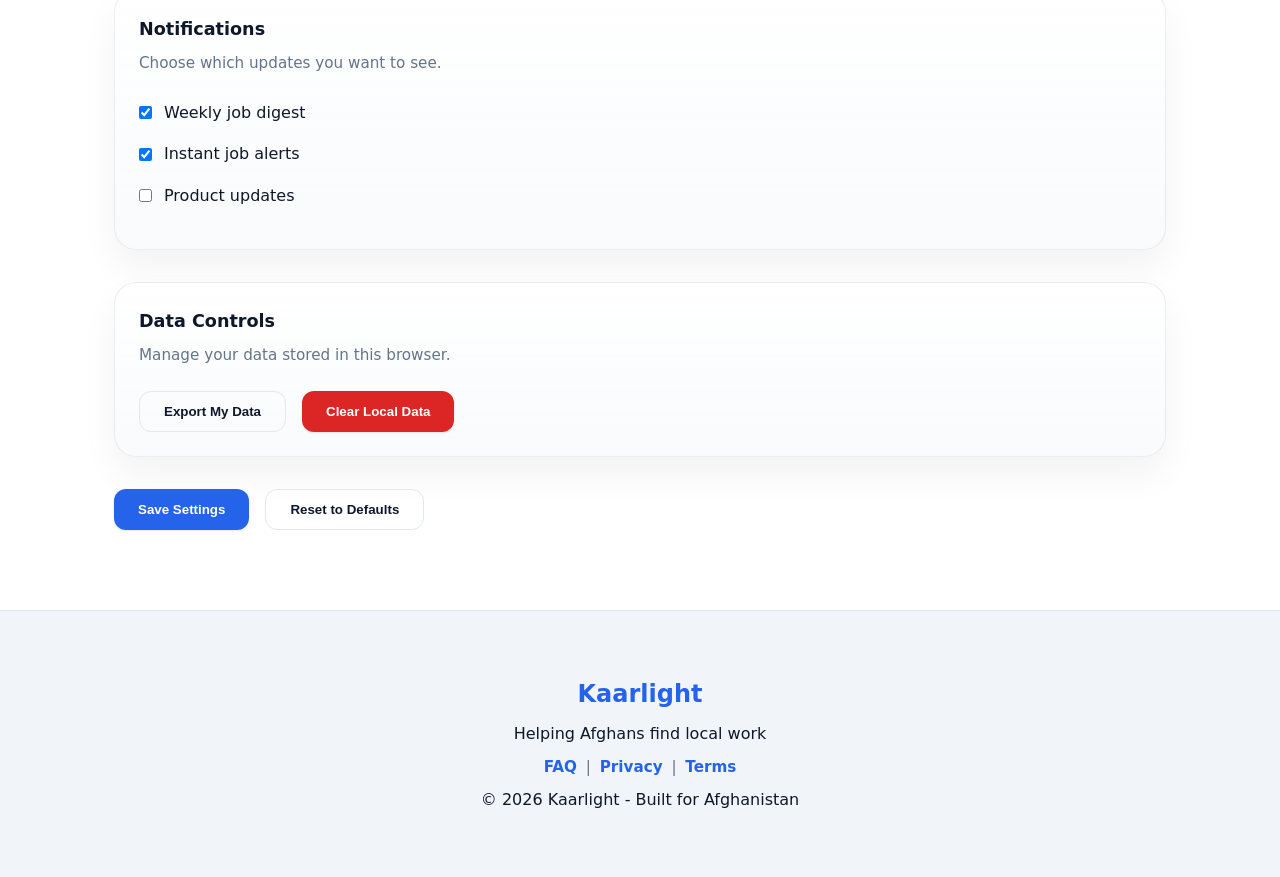
<file: settings.html>
<!doctype html>
<html lang="en">
<head>
  <meta charset="utf-8" />
  <meta name="viewport" content="width=device-width,initial-scale=1" />
  <meta http-equiv="X-UA-Compatible" content="IE=edge" />
  <meta http-equiv="X-Content-Type-Options" content="nosniff" />
  <meta name="theme-color" content="#2563eb" />
  <meta http-equiv="Content-Security-Policy" content="default-src 'self' https:; script-src 'self' 'unsafe-inline' https://www.gstatic.com https://www.googletagmanager.com https://apis.google.com; style-src 'self' 'unsafe-inline'; img-src 'self' data: https:; font-src 'self' data:; connect-src 'self' https:; frame-ancestors 'none'; base-uri 'self'; form-action 'self';" />
  <title>Settings - Kaarlight</title>
  <meta name="description" content="Manage your Kaarlight preferences, notifications, and data settings.">
  <meta name="robots" content="noindex,follow">
  <meta property="og:title" content="Settings - Kaarlight">
  <meta property="og:description" content="Manage your Kaarlight preferences, notifications, and data settings.">
  <meta property="og:type" content="website">
  <meta property="og:url" content="https://kaarlight.github.io/kaarlight/settings.html">
  <meta property="og:image" content="https://kaarlight.github.io/kaarlight/site-icon.png">
  <meta name="twitter:card" content="summary_large_image">
  <meta name="twitter:title" content="Settings - Kaarlight">
  <meta name="twitter:description" content="Manage your Kaarlight preferences, notifications, and data settings.">
  <meta name="twitter:image" content="https://kaarlight.github.io/kaarlight/site-icon.png">
  <link rel="icon" href="site-icon-48.png" type="image/png">
  <link rel="stylesheet" href="style.css">
  <link rel="manifest" href="manifest.json">
  <link rel="apple-touch-icon" href="site-icon-192.png">
  <link rel="canonical" href="https://kaarlight.github.io/kaarlight/settings.html">
</head>
<body>
  <a class="skip-link" href="#main-content">Skip to main content</a>
  <header class="site-header">
    <div class="container nav-row">
      <div class="brand">
        <a href="index.html" class="brand-link">
          <img src="site-icon-192.png" alt="Kaarlight Logo" class="site-logo" onerror="this.style.display='none'" loading="lazy" decoding="async" width="40" height="40">
          <div>
            <h1 class="site-title">Kaarlight</h1>
            <p class="site-tagline">Fast local jobs for Afghans</p>
          </div>
        </a>
      </div>
      <a href="auth.html" id="mobile-account-link" class="mobile-account-link" aria-label="Account">
        <svg viewBox="0 0 24 24" aria-hidden="true">
          <path d="M12 12a4 4 0 1 0-4-4 4 4 0 0 0 4 4Zm0 2c-3.33 0-6 1.79-6 4v1h12v-1c0-2.21-2.67-4-6-4Z" fill="none" stroke="currentColor" stroke-width="1.8" stroke-linecap="round" stroke-linejoin="round"/>
        </svg>
        <span id="mobile-account-text" class="mobile-account-text">Sign In</span>
      </a>
      <nav class="main-nav" aria-label="Primary Navigation">
        <a href="index.html" class="nav-link">Home</a>
        <a href="jobs.html" class="nav-link">Jobs</a>
        <a href="about.html" class="nav-link">About</a>
        <a href="contact.html" class="nav-link">Contact</a>
        <a href="post-job.html" class="nav-link cta">Post Job</a>
      </nav>
      <div class="nav-auth">
        <span id="user-display" style="color: var(--muted); font-size: 0.9rem; margin-right: 1rem; display: none;"></span>
        <a href="profile.html" id="profile-link" class="nav-link" style="color: var(--primary); display: none;">My Profile</a>
        <a href="settings.html" id="settings-link" class="nav-link active" aria-current="page" style="color: var(--primary); display: none;">Settings</a>
        <a href="auth.html" id="auth-link" class="nav-link" style="color: var(--primary);">Sign In</a>
        <button id="logout-btn" class="nav-link" style="background: none; border: none; cursor: pointer; color: #dc2626; display: none;">Logout</button>
      </div>
      <button id="themeToggle" class="theme-toggle" aria-label="Toggle Theme" aria-pressed="false">Toggle Theme</button>
    </div>
  </header>

  <main id="main-content" class="container page-shell">
    <section class="profile-header">
      <div class="profile-card">
        <div class="profile-avatar">
          <span>ST</span>
        </div>
        <div class="profile-info">
          <h2>Settings</h2>
          <p class="profile-email" id="settings-user">Manage your preferences, notifications, and data controls.</p>
        </div>
        <a href="profile.html" class="btn">Go to Profile</a>
      </div>
    </section>

    <section class="profile-content">
      <form id="settings-form">
        <div class="settings-section">
          <h4>Theme</h4>
          <p>Choose the default appearance for this device.</p>
          <label for="theme-select">Theme preference</label>
          <select id="theme-select" name="theme">
            <option value="light">Light</option>
            <option value="dark">Dark</option>
          </select>
        </div>

        <div class="settings-section">
          <h4>Job Search Defaults</h4>
          <p>These preferences pre-fill the Jobs page filters.</p>
          <label for="job-search">Default search keyword</label>
          <input type="text" id="job-search" name="jobSearch" placeholder="e.g. Web Designer" maxlength="80">

          <label for="job-category">Default category</label>
          <select id="job-category" name="jobCategory">
            <option value="All">All Categories</option>
            <optgroup label="Online Jobs">
              <option value="Social Media">Social Media</option>
              <option value="Digital Marketing">Digital Marketing</option>
              <option value="Content Writing">Content Writing</option>
              <option value="Graphic Designer">Graphic Designer</option>
              <option value="UI/UX Design">UI/UX Design</option>
              <option value="Web Designer">Web Designer</option>
              <option value="Video Editing">Video Editing</option>
              <option value="Data Entry">Data Entry</option>
              <option value="Virtual Assistant">Virtual Assistant</option>
              <option value="Customer Support">Customer Support</option>
              <option value="SEO">SEO</option>
              <option value="Translator">Translator</option>
              <option value="Tutor">Tutor</option>
            </optgroup>
            <optgroup label="Offline Jobs">
              <option value="Business">Business</option>
              <option value="Retail">Retail</option>
              <option value="Hospitality">Hospitality</option>
              <option value="Construction">Construction</option>
              <option value="Carpentry">Carpentry</option>
              <option value="Delivery Driver">Delivery Driver</option>
              <option value="Security">Security</option>
              <option value="Healthcare">Healthcare</option>
              <option value="Cleaning">Cleaning</option>
              <option value="Sales">Sales</option>
              <option value="Warehouse">Warehouse</option>
              <option value="Teaching">Teaching</option>
              <option value="Other">Other</option>
            </optgroup>
          </select>

          <label for="job-sort">Default sort</label>
          <select id="job-sort" name="jobSort">
            <option value="newest">Newest First</option>
            <option value="budget-high">Budget: High to Low</option>
            <option value="budget-low">Budget: Low to High</option>
          </select>
        </div>

        <div class="settings-section">
          <h4>Post Job Defaults</h4>
          <p>Pre-fill your job form with common values.</p>
          <label for="default-poster-type">Posted by</label>
          <select id="default-poster-type" name="defaultPosterType">
            <option value="Company">Company</option>
            <option value="Freelancer">Freelancer</option>
          </select>

          <label for="default-category">Default category</label>
          <select id="default-category" name="defaultCategory">
            <option value="">Choose a category</option>
            <optgroup label="Online Jobs">
              <option value="Social Media">Social Media</option>
              <option value="Digital Marketing">Digital Marketing</option>
              <option value="Content Writing">Content Writing</option>
              <option value="Graphic Designer">Graphic Designer</option>
              <option value="UI/UX Design">UI/UX Design</option>
              <option value="Web Designer">Web Designer</option>
              <option value="Video Editing">Video Editing</option>
              <option value="Data Entry">Data Entry</option>
              <option value="Virtual Assistant">Virtual Assistant</option>
              <option value="Customer Support">Customer Support</option>
              <option value="SEO">SEO</option>
              <option value="Translator">Translator</option>
              <option value="Tutor">Tutor</option>
            </optgroup>
            <optgroup label="Offline Jobs">
              <option value="Business">Business</option>
              <option value="Retail">Retail</option>
              <option value="Hospitality">Hospitality</option>
              <option value="Construction">Construction</option>
              <option value="Carpentry">Carpentry</option>
              <option value="Delivery Driver">Delivery Driver</option>
              <option value="Security">Security</option>
              <option value="Healthcare">Healthcare</option>
              <option value="Cleaning">Cleaning</option>
              <option value="Sales">Sales</option>
              <option value="Warehouse">Warehouse</option>
              <option value="Teaching">Teaching</option>
              <option value="Other">Other</option>
            </optgroup>
          </select>

          <label for="default-currency">Default currency</label>
          <select id="default-currency" name="defaultCurrency">
            <option value="USD">USD (Dollar)</option>
            <option value="AFN">AFN (Afghani)</option>
            <option value="PKR">PKR (Pakistani Rupee)</option>
            <option value="EUR">EUR (Euro)</option>
            <option value="GBP">GBP (British Pound)</option>
            <option value="AED">AED (UAE Dirham)</option>
            <option value="INR">INR (Indian Rupee)</option>
          </select>

          <label for="default-location">Default location</label>
          <input type="text" id="default-location" name="defaultLocation" placeholder="City or Remote" maxlength="80">

          <label class="checkbox-label">
            <input type="checkbox" id="default-online" name="defaultOnline">
            <span class="checkbox-text">Online job by default</span>
          </label>
        </div>

        <div class="settings-section">
          <h4>Notifications</h4>
          <p>Choose which updates you want to see.</p>
          <label class="checkbox-label">
            <input type="checkbox" id="notif-weekly" name="weeklyDigest">
            <span class="checkbox-text">Weekly job digest</span>
          </label>
          <label class="checkbox-label">
            <input type="checkbox" id="notif-alerts" name="jobAlerts">
            <span class="checkbox-text">Instant job alerts</span>
          </label>
          <label class="checkbox-label">
            <input type="checkbox" id="notif-product" name="productUpdates">
            <span class="checkbox-text">Product updates</span>
          </label>
        </div>

        <div class="settings-section">
          <h4>Data Controls</h4>
          <p>Manage your data stored in this browser.</p>
          <div class="form-actions">
            <button type="button" class="btn outline" id="export-data">Export My Data</button>
            <button type="button" class="btn danger" id="clear-data">Clear Local Data</button>
          </div>
          <p id="data-msg" class="form-msg" aria-live="polite"></p>
        </div>

        <div class="form-actions">
          <button type="submit" class="btn">Save Settings</button>
          <button type="button" class="btn outline" id="reset-settings">Reset to Defaults</button>
        </div>
        <p id="settings-msg" class="form-msg" aria-live="polite"></p>
      </form>
    </section>
  </main>

  <footer class="site-footer">
    <div class="container footer-inner">
      <div class="footer-brand">Kaarlight</div>
      <div class="footer-tagline">Helping Afghans find local work</div>
      <div class="footer-links"><a href="faq.html">FAQ</a><span aria-hidden="true">|</span><a href="privacy.html">Privacy</a><span aria-hidden="true">|</span><a href="terms.html">Terms</a></div>
      <div class="footer-copyright">&copy; 2026 Kaarlight - Built for Afghanistan</div>
    </div>
  </footer>

  <script src="script.js" defer></script>
  <script defer>
    document.addEventListener('DOMContentLoaded', () => {
      const settings = Storage.getSettings();
      const user = Storage.getCurrentUser();
      const userDisplay = document.getElementById('settings-user');

      if (userDisplay && user) {
        userDisplay.textContent = `Signed in as ${user.fullname || 'User'} (${user.email || 'no email'})`;
      }

      document.getElementById('theme-select').value = settings.theme || 'light';
      document.getElementById('job-search').value = settings.jobSearch || '';
      document.getElementById('job-category').value = settings.jobCategory || 'All';
      document.getElementById('job-sort').value = settings.jobSort || 'newest';
      document.getElementById('default-poster-type').value = settings.defaultPosterType || 'Company';
      document.getElementById('default-category').value = settings.defaultCategory || '';
      document.getElementById('default-currency').value = settings.defaultCurrency || 'USD';
      document.getElementById('default-location').value = settings.defaultLocation || '';
      document.getElementById('default-online').checked = Boolean(settings.defaultOnline);
      document.getElementById('notif-weekly').checked = Boolean(settings.notifications?.weeklyDigest);
      document.getElementById('notif-alerts').checked = Boolean(settings.notifications?.jobAlerts);
      document.getElementById('notif-product').checked = Boolean(settings.notifications?.productUpdates);

      const msg = document.getElementById('settings-msg');
      const dataMsg = document.getElementById('data-msg');
      const themeSelect = document.getElementById('theme-select');

      themeSelect.addEventListener('change', () => {
        const selected = themeSelect.value === 'dark' ? 'dark' : 'light';
        document.body.classList.toggle('dark', selected === 'dark');
        Storage.setTheme(selected);
        Storage.saveSettings({
          ...settings,
          theme: selected
        });
      });

      document.getElementById('settings-form').addEventListener('submit', (event) => {
        event.preventDefault();

        const updated = {
          theme: themeSelect.value === 'dark' ? 'dark' : 'light',
          jobSearch: String(document.getElementById('job-search').value || '').trim(),
          jobCategory: document.getElementById('job-category').value || 'All',
          jobSort: document.getElementById('job-sort').value || 'newest',
          defaultPosterType: document.getElementById('default-poster-type').value || 'Company',
          defaultCategory: document.getElementById('default-category').value || '',
          defaultCurrency: document.getElementById('default-currency').value || 'USD',
          defaultLocation: String(document.getElementById('default-location').value || '').trim(),
          defaultOnline: document.getElementById('default-online').checked,
          notifications: {
            weeklyDigest: document.getElementById('notif-weekly').checked,
            jobAlerts: document.getElementById('notif-alerts').checked,
            productUpdates: document.getElementById('notif-product').checked
          }
        };

        Storage.saveSettings(updated);
        Storage.setTheme(updated.theme);
        document.body.classList.toggle('dark', updated.theme === 'dark');
        if (msg) {
          msg.textContent = 'Settings saved.';
          msg.className = 'form-msg success';
          setTimeout(() => {
            msg.className = 'form-msg';
            msg.textContent = '';
          }, 2000);
        }
      });

      document.getElementById('reset-settings').addEventListener('click', () => {
        if (!confirm('Reset settings to defaults?')) return;
        localStorage.removeItem(APP_KEYS.SETTINGS);
        window.location.reload();
      });

      document.getElementById('export-data').addEventListener('click', () => {
        const exportPayload = {
          jobs: Utils.readJson(APP_KEYS.JOBS, []),
          users: Utils.readJson(APP_KEYS.USERS, []),
          currentUser: Utils.readJson(APP_KEYS.USER, null),
          feedback: Utils.readJson(APP_KEYS.FEEDBACK, []),
          newsletter: Utils.readJson(APP_KEYS.NEWSLETTER, []),
          settings: Utils.readJson(APP_KEYS.SETTINGS, {})
        };

        const blob = new Blob([JSON.stringify(exportPayload, null, 2)], { type: 'application/json' });
        const url = URL.createObjectURL(blob);
        const link = document.createElement('a');
        link.href = url;
        link.download = 'Kaarlight-data.json';
        document.body.appendChild(link);
        link.click();
        link.remove();
        URL.revokeObjectURL(url);
        if (dataMsg) {
          dataMsg.textContent = 'Export created.';
          dataMsg.className = 'form-msg success';
        }
      });

      document.getElementById('clear-data').addEventListener('click', () => {
        if (!confirm('This will remove your local jobs, account, and settings from this browser. Continue?')) return;
        const keys = [
          APP_KEYS.JOBS,
          APP_KEYS.LEGACY_JOBS,
          APP_KEYS.USERS,
          APP_KEYS.USER,
          APP_KEYS.FEEDBACK,
          APP_KEYS.NEWSLETTER,
          APP_KEYS.ACCOUNT_BANS,
          APP_KEYS.SETTINGS,
          APP_KEYS.THEME
        ];
        keys.forEach((key) => localStorage.removeItem(key));
        if (dataMsg) {
          dataMsg.textContent = 'Local data cleared. Refreshing...';
          dataMsg.className = 'form-msg success';
        }
        setTimeout(() => window.location.reload(), 800);
      });
    });
  </script>

  <nav class="mobile-bottom-nav" aria-label="Mobile Navigation">
    <a href="index.html" class="mobile-bottom-link">
      <svg viewBox="0 0 24 24" aria-hidden="true"><path d="M4 10.5 12 4l8 6.5V20a1 1 0 0 1-1 1h-4.5v-6h-5v6H5a1 1 0 0 1-1-1Z" fill="none" stroke="currentColor" stroke-width="1.8" stroke-linecap="round" stroke-linejoin="round"/></svg>
      <span>Home</span>
    </a>
    <a href="jobs.html" class="mobile-bottom-link">
      <svg viewBox="0 0 24 24" aria-hidden="true"><path d="M8 7V5a2 2 0 0 1 2-2h4a2 2 0 0 1 2 2v2m-12 3h16v8a2 2 0 0 1-2 2H6a2 2 0 0 1-2-2Zm0 0v-8a2 2 0 0 1 2-2h12a2 2 0 0 1 2 2v8" fill="none" stroke="currentColor" stroke-width="1.8" stroke-linecap="round" stroke-linejoin="round"/></svg>
      <span>Jobs</span>
    </a>
    <a href="about.html" class="mobile-bottom-link">
      <svg viewBox="0 0 24 24" aria-hidden="true"><path d="M12 17v-5m0-4h.01M21 12a9 9 0 1 1-9-9 9 9 0 0 1 9 9Z" fill="none" stroke="currentColor" stroke-width="1.8" stroke-linecap="round" stroke-linejoin="round"/></svg>
      <span>About</span>
    </a>
    <a href="profile.html" id="mobile-bottom-profile-link" class="mobile-bottom-link">
      <svg viewBox="0 0 24 24" aria-hidden="true"><path d="M12 12a4 4 0 1 0-4-4 4 4 0 0 0 4 4Zm0 2c-3.33 0-6 1.79-6 4v1h12v-1c0-2.21-2.67-4-6-4Z" fill="none" stroke="currentColor" stroke-width="1.8" stroke-linecap="round" stroke-linejoin="round"/></svg>
      <span>Profile</span>
    </a>
    <a href="settings.html" class="mobile-bottom-link active" aria-current="page">
      <svg viewBox="0 0 24 24" aria-hidden="true"><path d="M12 8.75A3.25 3.25 0 1 0 15.25 12 3.25 3.25 0 0 0 12 8.75Zm8 3.25-.96-.55a7.71 7.71 0 0 0-.41-.98l.27-1.08a1 1 0 0 0-.25-.96l-1.12-1.12a1 1 0 0 0-.96-.25l-1.08.27a7.71 7.71 0 0 0-.98-.41L14 4a1 1 0 0 0-.88-.5h-2.24A1 1 0 0 0 10 4l-.55.96a7.71 7.71 0 0 0-.98.41l-1.08-.27a1 1 0 0 0-.96.25L5.31 6.47a1 1 0 0 0-.25.96l.27 1.08c-.16.32-.3.65-.41.98L4 12a1 1 0 0 0 0 1l.96.55c.11.33.25.66.41.98l-.27 1.08a1 1 0 0 0 .25.96l1.12 1.12a1 1 0 0 0 .96.25l1.08-.27c.32.16.65.3.98.41L10 20a1 1 0 0 0 .88.5h2.24A1 1 0 0 0 14 20l.55-.96c.33-.11.66-.25.98-.41l1.08.27a1 1 0 0 0 .96-.25l1.12-1.12a1 1 0 0 0 .25-.96l-.27-1.08c.16-.32.3-.65.41-.98L20 13a1 1 0 0 0 0-1Z" fill="none" stroke="currentColor" stroke-width="1.5" stroke-linecap="round" stroke-linejoin="round"/></svg>
      <span>Settings</span>
    </a>
  </nav>
</body>
</html>
</file>
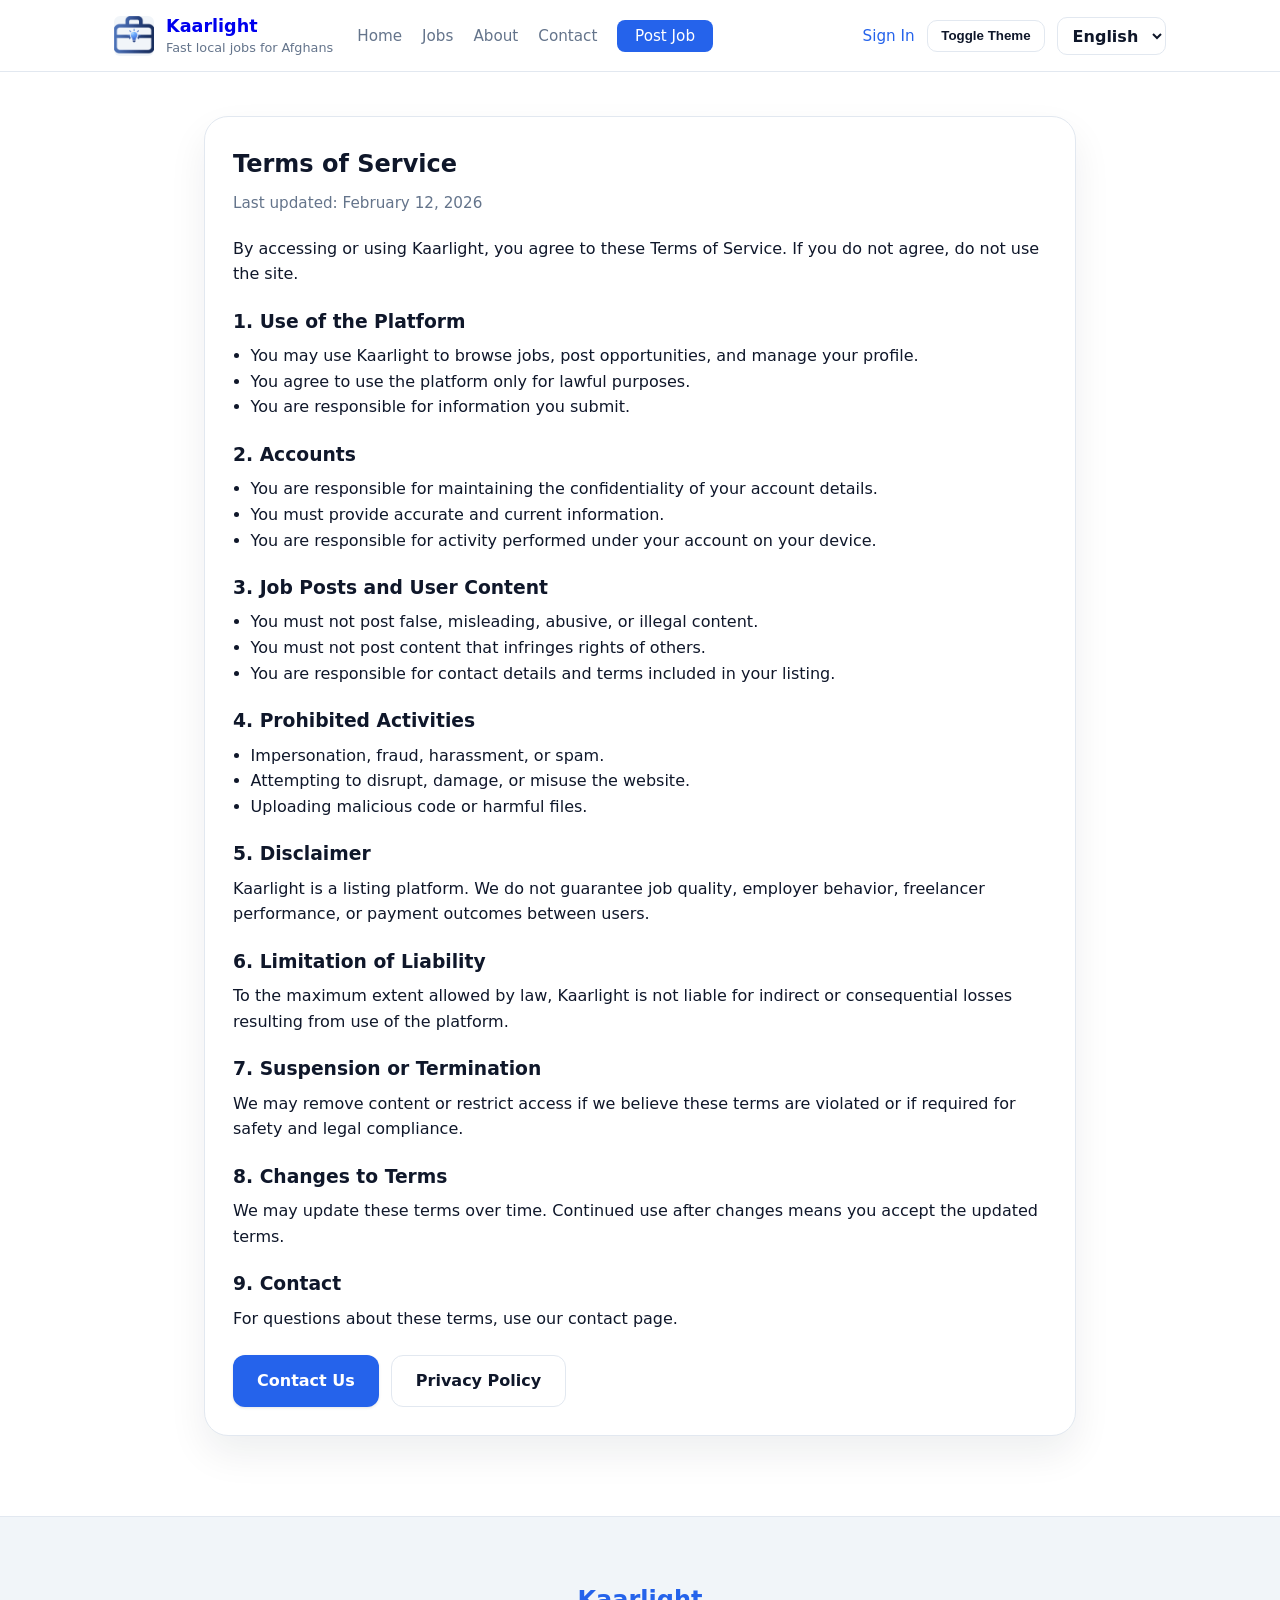
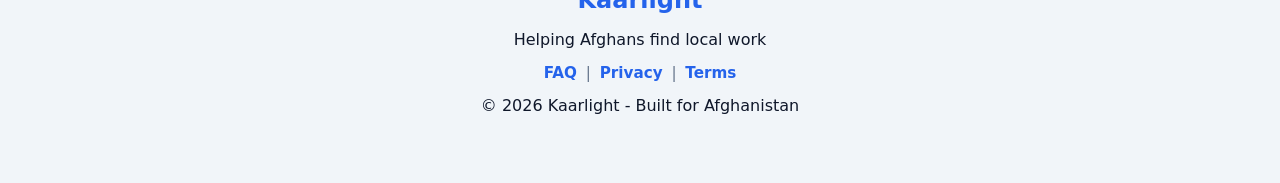
<file: terms.html>
<!doctype html>
<html lang="en">
<head>
  <meta charset="utf-8" />
  <meta name="viewport" content="width=device-width,initial-scale=1" />
  <meta name="theme-color" content="#2563eb" />
  <title>Terms of Service - Kaarlight</title>
  <meta name="description" content="Read the Kaarlight Terms of Service for using the platform, posting jobs, and account responsibilities.">
  <meta property="og:title" content="Terms of Service - Kaarlight">
  <meta property="og:description" content="Read the Kaarlight Terms of Service for using the platform, posting jobs, and account responsibilities.">
  <meta property="og:type" content="website">
  <meta property="og:url" content="https://kaarlight.github.io/kaarlight/terms.html">
  <meta property="og:image" content="https://kaarlight.github.io/kaarlight/site-icon.png">
  <meta name="twitter:card" content="summary_large_image">
  <meta name="twitter:title" content="Terms of Service - Kaarlight">
  <meta name="twitter:description" content="Read the Kaarlight Terms of Service for using the platform, posting jobs, and account responsibilities.">
  <meta name="twitter:image" content="https://kaarlight.github.io/kaarlight/site-icon.png">
  <link rel="icon" href="site-icon-48.png" type="image/png">
  <link rel="stylesheet" href="style.css">
  <link rel="manifest" href="manifest.json">
  <link rel="apple-touch-icon" href="site-icon-192.png">
  <link rel="canonical" href="https://kaarlight.github.io/kaarlight/terms.html">
</head>
<body>
  <a class="skip-link" href="#main-content">Skip to main content</a>
  <header class="site-header">
    <div class="container nav-row">
      <div class="brand">
        <a href="index.html" class="brand-link">
          <img src="site-icon-192.png" alt="Kaarlight Logo" class="site-logo" onerror="this.style.display='none'" loading="lazy" decoding="async" width="40" height="40">
          <div>
            <h1 class="site-title">Kaarlight</h1>
            <p class="site-tagline">Fast local jobs for Afghans</p>
          </div>
        </a>
      </div>
      <nav class="main-nav" aria-label="Primary Navigation">
        <a href="index.html" class="nav-link">Home</a>
        <a href="jobs.html" class="nav-link">Jobs</a>
        <a href="about.html" class="nav-link">About</a>
        <a href="contact.html" class="nav-link">Contact</a>
        <a href="post-job.html" class="nav-link cta">Post Job</a>
      </nav>
      <div class="nav-auth">
        <span id="user-display" style="color: var(--muted); font-size: 0.9rem; margin-right: 1rem; display: none;"></span>
        <a href="profile.html" id="profile-link" class="nav-link" style="color: var(--primary); display: none;">My Profile</a>
        <a href="settings.html" id="settings-link" class="nav-link" style="color: var(--primary); display: none;">Settings</a>
        <a href="auth.html" id="auth-link" class="nav-link" style="color: var(--primary);">Sign In</a>
        <button id="logout-btn" class="nav-link" style="background: none; border: none; cursor: pointer; color: #dc2626; display: none;">Logout</button>
      </div>
      <button id="themeToggle" class="theme-toggle" aria-label="Toggle Theme" aria-pressed="false">Toggle Theme</button>
    </div>
  </header>

  <main id="main-content" class="container page-shell page-shell--narrow legal-wrap">
    <article class="legal-card" aria-labelledby="terms-title">
      <h2 id="terms-title" data-i18n="terms_title">Terms of Service</h2>
      <p class="legal-date" data-i18n="terms_updated">Last updated: February 12, 2026</p>

      <p data-i18n="terms_intro">
        By accessing or using Kaarlight, you agree to these Terms of Service. If you do not agree, do not use the site.
      </p>

      <section class="legal-section" aria-labelledby="use-section">
        <h3 id="use-section" data-i18n="terms_use_title">1. Use of the Platform</h3>
        <ul class="legal-list">
          <li data-i18n="terms_use_item1">You may use Kaarlight to browse jobs, post opportunities, and manage your profile.</li>
          <li data-i18n="terms_use_item2">You agree to use the platform only for lawful purposes.</li>
          <li data-i18n="terms_use_item3">You are responsible for information you submit.</li>
        </ul>
      </section>

      <section class="legal-section" aria-labelledby="accounts-section">
        <h3 id="accounts-section" data-i18n="terms_accounts_title">2. Accounts</h3>
        <ul class="legal-list">
          <li data-i18n="terms_accounts_item1">You are responsible for maintaining the confidentiality of your account details.</li>
          <li data-i18n="terms_accounts_item2">You must provide accurate and current information.</li>
          <li data-i18n="terms_accounts_item3">You are responsible for activity performed under your account on your device.</li>
        </ul>
      </section>

      <section class="legal-section" aria-labelledby="content-section">
        <h3 id="content-section" data-i18n="terms_content_title">3. Job Posts and User Content</h3>
        <ul class="legal-list">
          <li data-i18n="terms_content_item1">You must not post false, misleading, abusive, or illegal content.</li>
          <li data-i18n="terms_content_item2">You must not post content that infringes rights of others.</li>
          <li data-i18n="terms_content_item3">You are responsible for contact details and terms included in your listing.</li>
        </ul>
      </section>

      <section class="legal-section" aria-labelledby="prohibited-section">
        <h3 id="prohibited-section" data-i18n="terms_prohibited_title">4. Prohibited Activities</h3>
        <ul class="legal-list">
          <li data-i18n="terms_prohibited_item1">Impersonation, fraud, harassment, or spam.</li>
          <li data-i18n="terms_prohibited_item2">Attempting to disrupt, damage, or misuse the website.</li>
          <li data-i18n="terms_prohibited_item3">Uploading malicious code or harmful files.</li>
        </ul>
      </section>

      <section class="legal-section" aria-labelledby="disclaimer-section">
        <h3 id="disclaimer-section" data-i18n="terms_disclaimer_title">5. Disclaimer</h3>
        <p data-i18n="terms_disclaimer_body">
          Kaarlight is a listing platform. We do not guarantee job quality, employer behavior, freelancer performance, or payment outcomes between users.
        </p>
      </section>

      <section class="legal-section" aria-labelledby="liability-section">
        <h3 id="liability-section" data-i18n="terms_liability_title">6. Limitation of Liability</h3>
        <p data-i18n="terms_liability_body">
          To the maximum extent allowed by law, Kaarlight is not liable for indirect or consequential losses resulting from use of the platform.
        </p>
      </section>

      <section class="legal-section" aria-labelledby="termination-section">
        <h3 id="termination-section" data-i18n="terms_termination_title">7. Suspension or Termination</h3>
        <p data-i18n="terms_termination_body">
          We may remove content or restrict access if we believe these terms are violated or if required for safety and legal compliance.
        </p>
      </section>

      <section class="legal-section" aria-labelledby="changes-section">
        <h3 id="changes-section" data-i18n="terms_changes_title">8. Changes to Terms</h3>
        <p data-i18n="terms_changes_body">
          We may update these terms over time. Continued use after changes means you accept the updated terms.
        </p>
      </section>

      <section class="legal-section" aria-labelledby="contact-section">
        <h3 id="contact-section" data-i18n="terms_contact_title">9. Contact</h3>
        <p data-i18n="terms_contact_body">
          For questions about these terms, use our contact page.
        </p>
      </section>

      <div class="legal-actions">
        <a href="contact.html" class="btn" data-i18n="terms_action_contact">Contact Us</a>
        <a href="privacy.html" class="btn outline" data-i18n="terms_action_privacy">Privacy Policy</a>
      </div>
    </article>
  </main>

  <footer class="site-footer">
    <div class="container footer-inner">
      <div class="footer-brand">Kaarlight</div>
      <div class="footer-tagline">Helping Afghans find local work</div>
      <div class="footer-links"><a href="faq.html">FAQ</a><span aria-hidden="true">|</span><a href="privacy.html">Privacy</a><span aria-hidden="true">|</span><a href="terms.html">Terms</a></div>
      <div class="footer-copyright">&copy; 2026 Kaarlight - Built for Afghanistan</div>
    </div>
  </footer>

  <script src="script.js" defer></script>
</body>
</html>
</file>
<file: style.css>
﻿/* 1. Global Variables & Themes */
:root {
  /* Vibrant Blue Color System */
  --primary: #2563eb;
  --primary-hover: #1d4ed8;
  --bg: #ffffff;
  --card: #ffffff;
  --text: #0f172a;
  --muted: #64748b;
  --border: #e2e8f0;
  --accent-bg: #f1f5f9;
  
  /* Shadows & Radius */
  --shadow-sm: 0 1px 3px rgba(0,0,0,0.1);
  --shadow-md: 0 4px 6px -1px rgba(0,0,0,0.1), 0 2px 4px -1px rgba(0,0,0,0.06);
  --shadow-lg: 0 10px 15px -3px rgba(0,0,0,0.1);
  --radius: 12px;
  --max-width: 1100px;
}

/* Dark Mode Overrides */
body.dark {
  --bg: #0f172a;
  --card: #1e293b;
  --text: #f8fafc;
  --muted: #94a3b8;
  --border: #334155;
  --accent-bg: #1e293b;
}

body.dark .hero {
  background:
    radial-gradient(circle at 8% 18%, rgba(59, 130, 246, 0.2), transparent 28%),
    radial-gradient(circle at 92% 18%, rgba(14, 165, 233, 0.16), transparent 32%),
    linear-gradient(145deg, rgba(15, 23, 42, 0.96), rgba(2, 6, 23, 0.98));
  border-color: rgba(96, 165, 250, 0.16);
}

body.dark .hero-proof-item,
body.dark .hero-suggestion-chip,
body.dark .category-chip {
  background: rgba(15, 23, 42, 0.72);
  border-color: rgba(96, 165, 250, 0.16);
}

body.dark .discover-section {
  background: linear-gradient(180deg, rgba(15, 23, 42, 0.92), rgba(30, 41, 59, 0.98));
}

body.dark .momentum-strip,
body.dark .newsletter-section {
  background: linear-gradient(135deg, rgba(30, 41, 59, 0.98), rgba(15, 23, 42, 0.92));
}

body.dark .momentum-point,
body.dark .testimonial-card,
body.dark .assurance-card,
body.dark .process-card,
body.dark .trust-card,
body.dark .workflow-card,
body.dark .safety-card {
  background: rgba(15, 23, 42, 0.72);
  border-color: rgba(96, 165, 250, 0.16);
}

body.dark .page-hero,
body.dark .about-hero,
body.dark .jobs-page-header,
body.dark .faq-intro,
body.dark .surface-card,
body.dark .legal-card,
body.dark .reset-card,
body.dark .not-found-card,
body.dark .about-section,
body.dark .faq-item,
body.dark .value-item,
body.dark .feedback-form {
  background:
    linear-gradient(145deg, rgba(15, 23, 42, 0.96), rgba(30, 41, 59, 0.98));
  border-color: rgba(96, 165, 250, 0.16);
}

/* 2. Reset & Base Styles */
* { box-sizing: border-box; margin: 0; padding: 0; }

html { scroll-behavior: smooth; }
body {
  font-family: 'Inter', system-ui, -apple-system, sans-serif;
  background-color: var(--bg);
  color: var(--text);
  line-height: 1.6;
  transition: background-color 0.3s ease, color 0.3s ease;
  overflow-x: hidden;
}


a:focus-visible,
button:focus-visible,
input:focus-visible,
textarea:focus-visible,
select:focus-visible {
  outline: 3px solid rgba(37, 99, 235, 0.55);
  outline-offset: 2px;
}

.container {
  max-width: var(--max-width);
  margin: 0 auto;
  padding: 0 1.5rem;
}


.skip-link {
  position: absolute;
  left: -9999px;
  top: 10px;
  background: var(--primary);
  color: #fff;
  padding: 0.6rem 0.9rem;
  border-radius: 8px;
  z-index: 1001;
  text-decoration: none;
  font-weight: 600;
}

.skip-link:focus {
  left: 10px;
}

.jump-top-btn {
  position: fixed;
  right: 1.5rem;
  bottom: 1.5rem;
  width: 44px;
  height: 44px;
  border: none;
  border-radius: 999px;
  background: var(--primary);
  color: #fff;
  font-size: 1.25rem;
  cursor: pointer;
  display: grid;
  place-items: center;
  box-shadow: var(--shadow-md);
  opacity: 0;
  visibility: hidden;
  transform: translateY(10px);
  transition: opacity 0.2s ease, transform 0.2s ease, visibility 0.2s ease;
  z-index: 1000;
}

.jump-top-btn.show {
  opacity: 1;
  visibility: visible;
  transform: translateY(0);
}

.jump-top-btn:hover,
.jump-top-btn:focus-visible {
  background: var(--primary-hover);
  outline: none;
}

.site-header {
  background: var(--bg);
  border-bottom: 1px solid var(--border);
  position: sticky;
  top: 0;
  z-index: 100;
  backdrop-filter: blur(8px);
}

.nav-row {
  display: flex;
  align-items: center;
  justify-content: flex-start;
  min-height: 72px;
  height: auto;
  gap: 1.5rem;
}

.brand-link {
  display: flex;
  align-items: center;
  gap: 12px;
  text-decoration: none;
}

.site-title {
  margin: 0;
  font-size: 1.1rem;
  line-height: 1.2;
}


.site-tagline {
  font-size: 0.8rem;
  color: var(--muted);
  margin: 2px 0 0;
  line-height: 1.25;
}



.site-logo {
  border-radius: 6px;
  object-fit: contain;
  background: var(--accent-bg);
  display: block;
  flex-shrink: 0;
}

.main-nav {
  display: flex;
  gap: 1.5rem;
  align-items: center;
  transition: all 0.8s ease;
}

.nav-link {
  text-decoration: none;
  color: var(--muted);
  font-weight: 500;
  font-size: 0.95rem;
  transition: color 0.2s ease;
  line-height: 1.1;
}

.nav-link:hover, .nav-link.active { color: var(--primary); }

.nav-auth {
  display: flex;
  gap: 1rem;
  align-items: center;
}

.nav-right {
  display: flex;
  align-items: center;
  gap: 0.75rem;
  margin-left: auto;
}

.mobile-account-link,
.mobile-welcome-row,
.mobile-bottom-nav {
  display: none;
}

.mobile-account-link {
  color: var(--muted);
  text-decoration: none;
  gap: 0.35rem;
}

.mobile-account-link svg {
  display: block;
  width: 20px;
  height: 20px;
}

.mobile-account-text {
  display: none;
  font-size: 0.82rem;
  font-weight: 600;
  line-height: 1;
}

.mobile-menu-toggle {
  display: none;
  align-items: center;
  justify-content: center;
  width: 44px;
  height: 44px;
  border: 1px solid var(--border);
  border-radius: 12px;
  background: var(--card);
  cursor: pointer;
  padding: 0;
  flex-shrink: 0;
}

.mobile-menu-toggle-line {
  display: block;
  width: 18px;
  height: 2px;
  border-radius: 999px;
  background: var(--text);
  transition: transform 0.8s ease, opacity 0.2s ease;
}

.mobile-menu-toggle-inner {
  display: flex;
  flex-direction: column;
  gap: 4px;
}

.nav-auth #user-display {
  max-width: 180px;
  white-space: nowrap;
  overflow: hidden;
  text-overflow: ellipsis;
  display: inline-block;
}

.nav-link.cta {
  display: inline-flex;
  align-items: center;
  justify-content: center;
  background: var(--primary);
  color: white !important;
  padding: 0.5rem 1.1rem;
  border-radius: 8px;
}



.theme-toggle {
  border: 1px solid var(--border);
  background: var(--card);
  color: var(--text);
  border-radius: 10px;
  padding: 0.45rem 0.85rem;
  cursor: pointer;
  font-weight: 600;
  transition: all 0.2s ease;
  line-height: 1.1;
}

.language-select {
  border: 1px solid var(--border);
  background: var(--card);
  color: var(--text);
  border-radius: 10px;
  padding: 0.45rem 0.65rem;
  cursor: pointer;
  font-weight: 600;
  line-height: 1.1;
}

@media (min-width: 769px) {
  .site-header {
    height: 72px;
  }

  .nav-row {
    min-height: 72px;
    height: 72px;
  }

  .nav-auth {
    gap: 0.75rem;
    flex-wrap: nowrap;
  }

  .main-nav {
    gap: 1.25rem;
  }

  .nav-link,
  .theme-toggle {
    white-space: nowrap;
  }
}

.theme-toggle:hover {
  border-color: var(--primary);
  color: var(--primary);
}

/* 4. Hero Section */
.hero {
  padding: 2rem;
  background:
    radial-gradient(circle at 8% 18%, rgba(37, 99, 235, 0.12), transparent 28%),
    radial-gradient(circle at 92% 18%, rgba(14, 165, 233, 0.14), transparent 32%),
    linear-gradient(145deg, rgba(248, 250, 252, 0.96), rgba(255, 255, 255, 0.98));
  border: 1px solid rgba(148, 163, 184, 0.18);
  border-radius: 28px;
  margin-top: 1.25rem;
  box-shadow: 0 24px 60px rgba(15, 23, 42, 0.08);
  overflow: hidden;
}

.hero-grid {
  display: grid;
  grid-template-columns: minmax(0, 1.3fr) minmax(280px, 0.92fr);
  gap: 1.75rem;
  align-items: stretch;
  min-width: 0;
}

.hero-copy {
  display: flex;
  flex-direction: column;
  justify-content: center;
  min-width: 0;
}

.hero-eyebrow {
  display: inline-flex;
  align-self: flex-start;
  margin-bottom: 1rem;
  padding: 0.4rem 0.85rem;
  border-radius: 999px;
  background: rgba(37, 99, 235, 0.1);
  color: var(--primary);
  font-size: 0.84rem;
  font-weight: 700;
  letter-spacing: 0.01em;
}

.hero h2 {
  font-size: 3rem;
  font-weight: 800;
  line-height: 1.2;
  margin-bottom: 1.15rem;
  letter-spacing: -0.05em;
  text-align: left;
  max-width: 11ch;
}

.hero .lead {
  font-size: 1.2rem;
  color: var(--muted);
  max-width: 620px;
  margin: 0 0 2rem;
  text-align: left;
}

.hero-actions {
  display: flex;
  gap: 1rem;
  justify-content: flex-start;
  margin-bottom: 1.5rem;
}

.stats-section {
  margin: 0.5rem 0 2.5rem;
}

.momentum-strip {
  display: grid;
  grid-template-columns: minmax(0, 1.1fr) minmax(0, 1fr);
  gap: 1.25rem;
  align-items: start;
  margin: 0 0 2.5rem;
  padding: 1.5rem;
  border-radius: 24px;
  border: 1px solid var(--border);
  background:
    linear-gradient(135deg, rgba(239, 246, 255, 0.92), rgba(248, 250, 252, 0.98));
  box-shadow: var(--shadow-sm);
}

.momentum-copy h3 {
  font-size: 1.9rem;
  line-height: 1.15;
  letter-spacing: -0.03em;
  margin: 0.2rem 0 0.9rem;
  max-width: 14ch;
}

.momentum-points {
  display: grid;
  gap: 0.85rem;
}

.momentum-point {
  display: grid;
  gap: 0.3rem;
  padding: 1rem 1.05rem;
  border-radius: 18px;
  border: 1px solid var(--border);
  background: rgba(255, 255, 255, 0.82);
}

.momentum-point strong {
  font-size: 1rem;
}

.momentum-point span {
  color: var(--muted);
}

.stats-grid {
  display: grid;
  grid-template-columns: repeat(3, minmax(0, 1fr));
  gap: 1rem;
}

.stat-card {
  background: var(--card);
  border: 1px solid var(--border);
  border-radius: var(--radius);
  box-shadow: var(--shadow-sm);
  padding: 1rem 1.25rem;
  text-align: center;
}

.stat-label {
  margin: 0;
  color: var(--muted);
  font-size: 0.9rem;
}

.stat-value {
  margin: 0.15rem 0 0;
  color: var(--text);
  font-size: 1.9rem;
  font-weight: 800;
  letter-spacing: -0.02em;
}

.stat-icon {
  display: none;
}

.stat-icon svg {
  display: block;
  width: 100%;
  height: 100%;
}

/* Buttons */
.btn {
  display: inline-flex;
  align-items: center;
  padding: 0.75rem 1.5rem;
  font-weight: 600;
  border-radius: var(--radius);
  cursor: pointer;
  transition: all 0.2s cubic-bezier(0.4, 0, 0.2, 1);
  text-decoration: none;
  border: none;
}

.btn:not(.outline) {
  background: var(--primary);
  color: white;
  box-shadow: var(--shadow-sm);
}

.btn.outline {
  background: transparent;
  border: 1px solid var(--border);
  color: var(--text);
}

.btn:hover {
  transform: translateY(-2px);
  box-shadow: var(--shadow-lg);
  filter: brightness(1.1);
}

/* Quick Search */
.quick-search .search-wrap {
  display: flex;
  max-width: 620px;
  margin: 0;
  background: var(--card);
  border: 1px solid var(--border);
  border-radius: 16px;
  padding: 6px;
  box-shadow: var(--shadow-md);
  transition: border-color 0.2s ease;
}

.quick-search .search-wrap:focus-within {
  border-color: var(--primary);
  box-shadow: 0 0 0 4px rgba(37, 99, 235, 0.1);
}

.quick-search input {
  flex: 1;
  border: none;
  padding: 0 1rem;
  font-size: 1rem;
  background: transparent;
  color: var(--text);
}

.quick-search input:focus { outline: none; }

.hero-proof {
  display: flex;
  flex-wrap: nowrap;
  gap: 0.4rem;
  margin-top: 1rem;
}

.hero-proof-item,
.hero-suggestion-chip,
.hero-tag {
  display: inline-flex;
  align-items: center;
  min-height: 36px;
  padding: 0.38rem 0.62rem;
  border-radius: 999px;
  border: 1px solid rgba(148, 163, 184, 0.24);
  background: rgba(255, 255, 255, 0.82);
  color: var(--text);
  font-size: 0.76rem;
  text-decoration: none;
}

.hero-proof-item {
  white-space: nowrap;
}

.hero-suggestions {
  display: flex;
  flex-wrap: wrap;
  align-items: center;
  gap: 0.65rem;
  margin-top: 1.2rem;
}

.hero-suggestions-label,
.hero-panel-label,
.section-kicker,
.audience-label {
  color: var(--muted);
  font-size: 0.82rem;
  font-weight: 700;
  text-transform: uppercase;
  letter-spacing: 0.08em;
}

.hero-suggestion-chip:hover {
  border-color: rgba(37, 99, 235, 0.28);
  color: var(--primary);
}

.hero-panel {
  position: relative;
}

.hero-panel-inner {
  height: 100%;
  padding: 1.45rem;
  border-radius: 24px;
  background:
    linear-gradient(180deg, rgba(15, 23, 42, 0.95), rgba(30, 41, 59, 0.98)),
    linear-gradient(135deg, rgba(37, 99, 235, 0.24), rgba(14, 165, 233, 0.18));
  color: #f8fafc;
  box-shadow: 0 24px 44px rgba(15, 23, 42, 0.22);
}

.hero-panel-kicker {
  color: rgba(191, 219, 254, 0.92);
  font-size: 0.8rem;
  font-weight: 700;
  text-transform: uppercase;
  letter-spacing: 0.09em;
  margin-bottom: 0.75rem;
}

.hero-panel h3 {
  font-size: 1.65rem;
  line-height: 1.2;
  margin-bottom: 1.25rem;
  letter-spacing: -0.03em;
}

.hero-panel-stats {
  display: grid;
  grid-template-columns: repeat(3, minmax(0, 1fr));
  gap: 0.75rem;
  margin-bottom: 1.35rem;
}

.hero-panel-stat {
  padding: 0.95rem 0.8rem;
  border-radius: 18px;
  background: rgba(148, 163, 184, 0.12);
  border: 1px solid rgba(191, 219, 254, 0.16);
}

.hero-panel-stat-value {
  display: block;
  font-size: 1.8rem;
  font-weight: 800;
  line-height: 1;
}

.hero-panel-stat-label {
  display: block;
  margin-top: 0.35rem;
  color: rgba(226, 232, 240, 0.88);
  font-size: 0.82rem;
}

.hero-panel-block + .hero-panel-block {
  margin-top: 1rem;
}

.hero-panel-label {
  display: block;
  margin-bottom: 0.7rem;
  color: rgba(191, 219, 254, 0.88);
}

.hero-tag-list {
  display: flex;
  flex-wrap: wrap;
  gap: 0.6rem;
}

.hero-tag {
  background: rgba(255, 255, 255, 0.08);
  color: #f8fafc;
  border-color: rgba(191, 219, 254, 0.16);
}

.hero-panel-summary {
  color: rgba(226, 232, 240, 0.92);
  line-height: 1.6;
}

.discover-section {
  margin: 0 0 3rem;
  padding: 2rem;
  border-radius: 24px;
  background:
    linear-gradient(180deg, rgba(241, 245, 249, 0.82), rgba(255, 255, 255, 0.98));
  border: 1px solid var(--border);
  box-shadow: var(--shadow-sm);
}

.section-heading {
  display: flex;
  justify-content: space-between;
  align-items: flex-end;
  gap: 1.5rem;
  margin-bottom: 1.5rem;
}

.section-heading h3 {
  font-size: 2rem;
  line-height: 1.15;
  letter-spacing: -0.03em;
}

.section-lead {
  max-width: 520px;
  color: var(--muted);
}

.category-chip-grid {
  display: flex;
  flex-wrap: wrap;
  gap: 0.8rem;
  margin-bottom: 1.75rem;
}

.category-chip {
  display: inline-flex;
  align-items: center;
  padding: 0.75rem 1rem;
  border-radius: 999px;
  border: 1px solid var(--border);
  background: var(--card);
  color: var(--text);
  text-decoration: none;
  box-shadow: var(--shadow-sm);
  transition: transform 0.2s ease, box-shadow 0.2s ease, border-color 0.2s ease;
}

.category-chip:hover {
  transform: translateY(-2px);
  box-shadow: var(--shadow-md);
  border-color: rgba(37, 99, 235, 0.24);
  color: var(--primary);
}

.audience-grid {
  display: grid;
  grid-template-columns: repeat(2, minmax(0, 1fr));
  gap: 1rem;
}

.audience-card {
  padding: 1.5rem;
  border-radius: 20px;
  border: 1px solid var(--border);
  background: var(--card);
  box-shadow: var(--shadow-sm);
}

.audience-card h4 {
  font-size: 1.35rem;
  line-height: 1.2;
  margin: 0.6rem 0 0.75rem;
}

.audience-card p {
  color: var(--muted);
  margin-bottom: 1rem;
}

/* 5. Cards & Grids */
.featured-grid, .grid-3 {
  display: grid;
  grid-template-columns: repeat(auto-fit, minmax(300px, 1fr));
  gap: 1.5rem;
  margin: 2rem 0;
}

.card {
  background: var(--card);
  padding: 1.5rem;
  border-radius: var(--radius);
  border: 1px solid var(--border);
  box-shadow: var(--shadow-sm);
  transition: transform 0.3s ease, box-shadow 0.3s ease;
}

.card:hover {
  transform: translateY(-5px);
  box-shadow: var(--shadow-lg);
}

/* 6. Form Styles */
.feedback-form, #post-job-form {
  display: flex;
  flex-direction: column;
  gap: 1rem;
}

input, textarea, select {
  width: 100%;
  padding: 0.75rem;
  border-radius: 8px;
  border: 1px solid var(--border);
  background: var(--bg);
  color: var(--text);
  font-size: 1rem;
  font-family: inherit;
  transition: border-color 0.2s ease, box-shadow 0.2s ease;
}

input:focus, textarea:focus, select:focus {
  outline: 2px solid var(--primary);
  border-color: transparent;
  box-shadow: 0 0 0 4px rgba(37, 99, 235, 0.1);
}

label {
  font-weight: 600;
  margin-top: 0.5rem;
  color: var(--text);
}

.required {
  color: #dc2626;
  font-weight: 700;
}

.error {
  color: #dc2626;
  font-size: 0.85rem;
  display: none;
}

.error.show { display: block; }

.help-text {
  color: var(--muted);
  font-size: 0.85rem;
  margin-top: 0.25rem;
  display: block;
}

.checkbox-label {
  display: flex;
  align-items: center;
  gap: 0.75rem;
  cursor: pointer;
  margin: 1rem 0;
  font-weight: 500;
}

.checkbox-label input {
  width: auto;
  margin: 0;
}

.price-input-group {
  display: grid;
  grid-template-columns: 1fr 1fr;
  gap: 0.75rem;
  width: 100%;
}

.price-input-group input,
.price-input-group select {
  width: 100%;
  margin: 0;
}

@media (max-width: 600px) {
  .price-input-group {
    grid-template-columns: 1fr;
  }
}

.media-upload-area {
  border: 2px dashed var(--border);
  border-radius: var(--radius);
  padding: 2rem;
  text-align: center;
  background: var(--accent-bg);
  cursor: pointer;
  transition: all 0.3s ease;
}

.media-upload-area:hover {
  border-color: var(--primary);
  background: rgba(37, 99, 235, 0.05);
}

.upload-icon {
  width: 3rem;
  height: 3rem;
  color: var(--muted);
  margin-bottom: 0.5rem;
}

.upload-text {
  font-weight: 600;
  color: var(--text);
}

.upload-subtext {
  color: var(--muted);
  font-size: 0.9rem;
}

.upload-link {
  background: none;
  border: none;
  color: var(--primary);
  cursor: pointer;
  text-decoration: underline;
  font-weight: 600;
  padding: 0;
}

.upload-limit {
  color: var(--muted);
  font-size: 0.8rem;
  margin-top: 0.5rem;
}

.media-preview-container {
  margin-top: 1rem;
  position: relative;
}

.media-preview {
  position: relative;
  max-width: 300px;
  margin: 0 auto;
}

.media-preview-img, .media-preview-video {
  max-width: 100%;
  border-radius: var(--radius);
  border: 1px solid var(--border);
}

.media-remove-btn {
  position: absolute;
  top: 0.5rem;
  right: 0.5rem;
  background: #dc2626;
  color: white;
  border: none;
  padding: 0.5rem 1rem;
  border-radius: 6px;
  cursor: pointer;
  font-weight: 600;
  font-size: 0.875rem;
}

.media-remove-btn:hover { background: #b91c1c; }

.char-count {
  float: right;
  font-size: 0.85rem;
  color: var(--muted);
}

.post-form {
  max-width: 800px;
  margin: 3rem auto;
  padding: 2rem;
  background: var(--card);
  border-radius: var(--radius);
  border: 1px solid var(--border);
}

.post-form h2 {
  margin-bottom: 1rem;
  font-size: 2rem;
}

.post-form .lead {
  color: var(--muted);
  margin-bottom: 2rem;
}

/* 7. Footer */
.site-footer {
  margin-top: 5rem;
  padding: 4rem 0;
  background: var(--accent-bg);
  text-align: center;
  border-top: 1px solid var(--border);
}

.footer-inner {
  display: flex;
  flex-direction: column;
  gap: 0.5rem;
}

.footer-brand {
  font-weight: 800;
  font-size: 1.5rem;
  color: var(--primary);
}

.footer-links {
  display: inline-flex;
  align-items: center;
  justify-content: center;
  gap: 0.55rem;
  flex-wrap: wrap;
  color: var(--muted);
  font-size: 0.95rem;
}

.footer-links a {
  color: var(--primary);
  text-decoration: none;
  font-weight: 600;
}

.footer-links a:hover {
  text-decoration: underline;
}

/* 8. Filter Section */
.filters-section {
  margin: 2rem 0;
}

.filter-grid {
  display: grid;
  grid-template-columns: 1fr 1fr;
  gap: 1.5rem;
  margin-bottom: 1.5rem;
}

.search-box, .category-box {
  display: flex;
  flex-direction: column;
}

.filter-grid label {
  margin-bottom: 0.5rem;
}

.toolbar-footer {
  display: flex;
  justify-content: space-between;
  align-items: center;
  margin-top: 1rem;
}

.toolbar-actions {
  display: flex;
  align-items: center;
  gap: 0.75rem;
}

.sort-filter {
  min-width: 190px;
  padding: 0.55rem 0.7rem;
  border-radius: 8px;
  border: 1px solid var(--border);
  background: var(--card);
  color: var(--text);
}

.job-count {
  font-weight: 600;
  color: var(--muted);
}

.jobs-page-header {
  padding: 3rem 0 2rem;
  text-align: center;
}

.jobs-page-header h2 {
  font-size: 2.5rem;
  margin-bottom: 1rem;
}

.empty-state-container {
  text-align: center;
  padding: 4rem 2rem;
}

.empty-icon {
  font-size: 4rem;
  margin-bottom: 1rem;
}

.empty-state-container h4 {
  font-size: 1.5rem;
  margin-bottom: 0.5rem;
}

.empty-state-container p {
  color: var(--muted);
  margin-bottom: 1.5rem;
}

.job-card {
  cursor: pointer;
  text-decoration: none;
  display: flex;
  flex-direction: column;
  height: 100%;
}

.card-media {
  width: 100%;
  height: 200px;
  object-fit: cover;
  border-radius: var(--radius) var(--radius) 0 0;
  margin: -1.5rem -1.5rem 1rem -1.5rem;
}

.card-body {
  flex: 1;
  display: flex;
  flex-direction: column;
}

.badge {
  display: inline-block;
  background: var(--accent-bg);
  color: var(--primary);
  padding: 0.4rem 0.8rem;
  border-radius: 6px;
  font-size: 0.8rem;
  font-weight: 600;
  width: fit-content;
  margin-bottom: 0.5rem;
}

.badge-row {
  display: flex;
  flex-wrap: wrap;
  gap: 0.4rem;
  align-items: center;
  margin-bottom: 0.5rem;
}

.badge-row .badge {
  margin-bottom: 0;
}

.owner-badge {
  background: rgba(16, 185, 129, 0.15);
  color: #10b981;
}

.card-footer {
  display: flex;
  justify-content: space-between;
  align-items: center;
  margin-top: auto;
  padding-top: 1rem;
  border-top: 1px solid var(--border);
}



.budget {
  font-size: 0.92rem;
  font-weight: 600;
  color: var(--text);
  margin-top: 0.35rem;
}

.btn.small {
  padding: 0.5rem 1rem;
  font-size: 0.85rem;
}

.results-area {
  margin: 2rem 0;
}

/* Featured Section */
.featured-header {
  display: flex;
  justify-content: space-between;
  align-items: flex-end;
  gap: 1rem;
  margin-bottom: 2rem;
}

.featured-header h3 {
  font-size: 1.75rem;
  margin-bottom: 0.45rem;
}

.testimonials {
  margin-top: 3rem;
}

.assurance-strip {
  display: grid;
  grid-template-columns: repeat(3, minmax(0, 1fr));
  gap: 1rem;
  margin: 1.5rem 0 3rem;
}

.assurance-card {
  padding: 1.35rem;
  border-radius: 22px;
  border: 1px solid var(--border);
  background: linear-gradient(145deg, rgba(255, 255, 255, 0.98), rgba(241, 245, 249, 0.9));
  box-shadow: var(--shadow-sm);
}

.assurance-label,
.workflow-step {
  display: inline-flex;
  align-items: center;
  width: fit-content;
  padding: 0.35rem 0.75rem;
  border-radius: 999px;
  background: rgba(37, 99, 235, 0.12);
  color: var(--primary);
  font-size: 0.8rem;
  font-weight: 700;
  letter-spacing: 0.04em;
  text-transform: uppercase;
  margin-bottom: 0.9rem;
}

.assurance-card h3 {
  font-size: 1.25rem;
  margin-bottom: 0.65rem;
}

.assurance-card p {
  color: var(--muted);
  margin: 0;
}

.testimonials-header {
  margin-bottom: 1rem;
}

.testimonials h4 {
  font-size: 1.5rem;
}

.testimonials-grid {
  display: grid;
  grid-template-columns: repeat(2, minmax(0, 1fr));
  gap: 1rem;
}

.testimonial-card {
  margin: 0;
  padding: 1.4rem;
  border-radius: 20px;
  border: 1px solid var(--border);
  background: linear-gradient(180deg, rgba(255, 255, 255, 0.98), rgba(248, 250, 252, 0.92));
  box-shadow: var(--shadow-sm);
}

.testimonial-card p {
  color: var(--text);
  font-size: 1.02rem;
  line-height: 1.7;
}

.testimonial-card footer {
  margin-top: 1rem;
  color: var(--muted);
  font-weight: 600;
}

.how-it-works {
  margin: 4rem 0;
  text-align: center;
}

.how-it-works h3 {
  font-size: 2rem;
  margin-bottom: 2rem;
}

.grid-3 .card small {
  font-size: 0.85rem;
}

.process-card,
.trust-card {
  position: relative;
  overflow: hidden;
}

.process-step {
  display: inline-flex;
  align-items: center;
  justify-content: center;
  width: 2.6rem;
  height: 2.6rem;
  border-radius: 999px;
  background: rgba(37, 99, 235, 0.1);
  color: var(--primary);
  font-weight: 800;
  letter-spacing: 0.05em;
  margin-bottom: 1rem;
}

.trust-section {
  margin: 4rem 0;
  text-align: center;
}

.workflow-section,
.safety-section {
  margin: 4rem 0;
}

.workflow-grid,
.safety-grid {
  display: grid;
  grid-template-columns: repeat(3, minmax(0, 1fr));
  gap: 1rem;
}

.workflow-card,
.safety-card {
  padding: 1.5rem;
  border-radius: 22px;
  border: 1px solid var(--border);
  background: var(--card);
  box-shadow: var(--shadow-sm);
}

.workflow-card h4,
.safety-card h4 {
  font-size: 1.15rem;
  margin-bottom: 0.65rem;
}

.workflow-card p,
.safety-card p {
  color: var(--muted);
  margin: 0;
}

.trust-section h3 {
  font-size: 2rem;
  margin-bottom: 0.85rem;
}

.trust-intro {
  max-width: 680px;
  margin: 0 auto 1.5rem;
  color: var(--muted);
}

.trust-card {
  text-align: left;
  background:
    linear-gradient(180deg, rgba(255, 255, 255, 0.98), rgba(248, 250, 252, 0.94));
}

.faq-section {
  margin: 4rem 0;
}

.faq-section h3 {
  font-size: 2rem;
  margin-bottom: 1rem;
}

.faq-item {
  background: var(--card);
  border: 1px solid var(--border);
  border-radius: var(--radius);
  margin-bottom: 0.9rem;
  padding: 1rem 1.1rem;
}

.faq-item summary {
  cursor: pointer;
  font-weight: 700;
  color: var(--text);
}

.faq-item p {
  margin-top: 0.8rem;
  color: var(--muted);
}

.newsletter-section {
  margin: 3rem 0 4rem;
  padding: 2rem;
  border-radius: var(--radius);
  background: linear-gradient(135deg, rgba(37, 99, 235, 0.12), rgba(37, 99, 235, 0.03));
  border: 1px solid var(--border);
}

.newsletter-section h3 {
  font-size: 1.8rem;
  margin-bottom: 0.65rem;
}

.newsletter-form {
  display: flex;
  gap: 0.75rem;
  margin-top: 1rem;
}

.feedback-section {
  margin: 4rem 0;
  padding: 2rem;
  background: var(--accent-bg);
  border-radius: var(--radius);
}

.feedback-section h4 {
  font-size: 1.5rem;
  margin-bottom: 1.5rem;
}

.feedback-msg {
  margin-top: 1rem;
  padding: 0.75rem;
  border-radius: 6px;
  text-align: center;
  display: none;
}

.feedback-msg.success {
  display: block;
  background: #dcfce7;
  color: #166534;
}

.feedback-msg.error {
  display: block;
  background: #fee2e2;
  color: #991b1b;
}

.form-msg {
  margin-top: 1rem;
  padding: 0.75rem;
  border-radius: 6px;
  text-align: center;
  display: none;
}

.form-msg.success {
  display: block;
  background: #dcfce7;
  color: #166534;
}

.form-msg.error {
  display: block;
  background: #fee2e2;
  color: #991b1b;
}

.visually-hidden {
  position: absolute;
  width: 1px;
  height: 1px;
  padding: 0;
  margin: -1px;
  overflow: hidden;
  clip: rect(0, 0, 0, 0);
  white-space: nowrap;
  border-width: 0;
}

/* Shared Page Shells */
.page-shell {
  padding-top: 1.25rem;
}

.page-shell--narrow {
  max-width: 920px;
  margin: 0 auto;
}

.page-hero,
.about-hero,
.jobs-page-header,
.faq-intro {
  position: relative;
  overflow: hidden;
  padding: 2.2rem;
  margin: 0 0 1.75rem;
  border-radius: 26px;
  border: 1px solid rgba(148, 163, 184, 0.18);
  background:
    radial-gradient(circle at 0% 0%, rgba(37, 99, 235, 0.14), transparent 30%),
    radial-gradient(circle at 100% 0%, rgba(14, 165, 233, 0.14), transparent 26%),
    linear-gradient(145deg, rgba(248, 250, 252, 0.96), rgba(255, 255, 255, 0.99));
  box-shadow: 0 18px 40px rgba(15, 23, 42, 0.07);
}

.page-hero h1,
.page-hero h2,
.page-hero h3,
.about-hero h2,
.jobs-page-header h2,
.faq-intro h2 {
  font-size: clamp(2rem, 4vw, 3rem);
  line-height: 1.1;
  letter-spacing: -0.04em;
  margin-bottom: 0.8rem;
}

.page-hero .lead,
.about-hero .lead,
.jobs-page-header .lead,
.faq-intro .lead {
  color: var(--muted);
  font-size: 1.05rem;
  line-height: 1.75;
  max-width: 60ch;
}

.page-hero--center,
.about-hero,
.jobs-page-header {
  text-align: center;
}

.page-hero--center .lead,
.about-hero .lead,
.jobs-page-header .lead {
  margin-left: auto;
  margin-right: auto;
}

.page-hero--left,
.faq-intro {
  text-align: left;
}

.surface-card,
.post-form,
.legal-card,
.reset-card,
.not-found-card {
  background: var(--card);
  border: 1px solid var(--border);
  border-radius: 24px;
  box-shadow: 0 18px 38px rgba(15, 23, 42, 0.07);
}

.surface-stack,
.about-content {
  display: grid;
  gap: 1.25rem;
}

.page-card-grid {
  display: grid;
  grid-template-columns: repeat(auto-fit, minmax(220px, 1fr));
  gap: 1rem;
}

.page-actions,
.about-cta,
.faq-actions,
.legal-actions,
.not-found-actions,
.reset-actions {
  display: flex;
  gap: 0.75rem;
  flex-wrap: wrap;
}

.faq-actions,
.legal-actions,
.not-found-actions,
.reset-actions {
  margin-top: 1.5rem;
}

/* Shared FAQ / Legal / Utility Pages */
.faq-wrap,
.legal-wrap {
  margin: 1.5rem auto 3rem;
}

.faq-list {
  display: grid;
  gap: 0.8rem;
}

.faq-item {
  background: var(--card);
  border: 1px solid var(--border);
  border-radius: 18px;
  padding: 1rem 1.1rem;
  box-shadow: var(--shadow-sm);
}

.faq-item summary {
  cursor: pointer;
  font-weight: 700;
  color: var(--text);
  list-style: none;
}

.faq-item summary::-webkit-details-marker {
  display: none;
}

.faq-item[open] summary {
  color: var(--primary);
  margin-bottom: 0.45rem;
}

.faq-item p {
  color: var(--muted);
}

.legal-card {
  padding: 1.75rem;
}

.legal-card h2 {
  margin-bottom: 0.5rem;
}

.legal-date {
  color: var(--muted);
  margin-bottom: 1.25rem;
  font-size: 0.95rem;
}

.legal-section {
  margin-top: 1.25rem;
}

.legal-section h3 {
  margin-bottom: 0.4rem;
}

.legal-list {
  padding-left: 1.1rem;
}

.not-found {
  min-height: 72vh;
  display: grid;
  place-items: center;
  padding: 2rem 0 3rem;
}

.not-found-card {
  width: min(760px, 100%);
  text-align: center;
  padding: 2.25rem;
}

.not-found-code {
  font-size: clamp(3.2rem, 9vw, 5.5rem);
  line-height: 1;
  font-weight: 900;
  letter-spacing: -0.04em;
  color: var(--primary);
  margin-bottom: 0.75rem;
}

.not-found-card p {
  color: var(--muted);
  margin-bottom: 1.25rem;
}

.quick-links {
  margin-top: 1.5rem;
  display: flex;
  justify-content: center;
  gap: 1rem;
  flex-wrap: wrap;
}

.quick-links a {
  color: var(--primary);
  font-weight: 600;
  text-decoration: none;
}

.quick-links a:hover {
  text-decoration: underline;
}

.reset-wrap {
  min-height: 75vh;
  display: grid;
  place-items: center;
  padding: 1.5rem 0 3rem;
}

.reset-card {
  width: min(500px, 100%);
  padding: 1.6rem;
}

.reset-card h2 {
  margin-bottom: 0.35rem;
}

.reset-card p {
  color: var(--muted);
  margin-bottom: 1rem;
}

.reset-card label {
  display: block;
  font-weight: 600;
  margin-bottom: 0.3rem;
}

.reset-card input {
  width: 100%;
  margin-bottom: 0.9rem;
  padding: 0.72rem;
  border-radius: 10px;
  border: 1px solid var(--border);
  background: var(--bg);
  color: var(--text);
}

.reset-msg {
  margin-top: 0.8rem;
  font-weight: 600;
}

.reset-msg.error {
  color: #b91c1c;
}

.reset-msg.success {
  color: #166534;
}

/* About Page Styles */
.about-hero {
  padding: 2.4rem;
}

.about-content {
  max-width: 800px;
  margin: 0 auto;
}

.about-section {
  padding: 1.5rem 1.6rem;
  border-radius: 22px;
  border: 1px solid var(--border);
  background: var(--card);
  box-shadow: var(--shadow-sm);
}

.about-section h3 {
  font-size: 1.5rem;
  margin-bottom: 1rem;
  color: var(--primary);
}

.about-section p {
  line-height: 1.8;
  margin-bottom: 1rem;
  color: var(--text);
}

.about-list {
  list-style: none;
  padding: 0;
  margin: 1rem 0;
}

.about-list li {
  padding: 0.75rem 0;
  padding-left: 2rem;
  position: relative;
  line-height: 1.8;
  color: var(--text);
}

.about-list li:before {
  content: "\2713";
  position: absolute;
  left: 0;
  color: var(--primary);
  font-weight: bold;
  font-size: 1.2rem;
}

.values-grid {
  display: grid;
  grid-template-columns: repeat(auto-fit, minmax(200px, 1fr));
  gap: 1.5rem;
  margin: 1rem 0;
}

.value-item {
  padding: 1.5rem;
  background: linear-gradient(180deg, rgba(241, 245, 249, 0.9), rgba(255, 255, 255, 0.98));
  border-radius: 18px;
  border: 1px solid var(--border);
  border-left: 4px solid var(--primary);
}

.value-item h4 {
  margin-bottom: 0.5rem;
  font-size: 1.1rem;
  color: var(--text);
}

.value-item p {
  font-size: 0.95rem;
  color: var(--muted);
  margin: 0;
}

.about-cta {
  margin-top: 1.5rem;
}

.feedback-form {
  background: linear-gradient(180deg, rgba(241, 245, 249, 0.8), rgba(255, 255, 255, 0.98));
  padding: 1.5rem;
  border-radius: 18px;
  border: 1px solid var(--border);
  margin-top: 1rem;
}

/* Admin Reports */
.admin-reports-hero {
  padding: 2.5rem 0 1.5rem;
  text-align: center;
}

.admin-reports-hero h2 {
  font-size: 2.2rem;
  margin-bottom: 0.75rem;
}

.admin-reports-section {
  margin: 1.5rem 0 3rem;
}

.admin-reports-actions {
  display: flex;
  justify-content: flex-end;
  margin-bottom: 1rem;
}

.reports-list {
  display: grid;
  gap: 1rem;
}

.report-card {
  background: var(--card);
  border: 1px solid var(--border);
  border-radius: var(--radius);
  padding: 1.25rem;
  box-shadow: var(--shadow-sm);
}

.report-title {
  font-size: 1.1rem;
  margin-bottom: 0.5rem;
}

.report-meta {
  display: flex;
  gap: 1rem;
  flex-wrap: wrap;
  color: var(--muted);
  font-size: 0.9rem;
  margin-bottom: 0.75rem;
}

.report-details {
  color: var(--text);
  margin-bottom: 0.75rem;
}

.report-actions {
  display: flex;
  gap: 0.75rem;
  flex-wrap: wrap;
}

.report-badge {
  display: inline-block;
  background: var(--accent-bg);
  color: var(--primary);
  padding: 0.3rem 0.65rem;
  border-radius: 999px;
  font-size: 0.8rem;
  font-weight: 600;
}

/* Profile Page Styles */
.profile-header {
  padding: 2.25rem 0;
  border-bottom: 1px solid rgba(37, 99, 235, 0.14);
  margin-bottom: 2rem;
}

.profile-card {
  display: grid;
  grid-template-columns: minmax(0, 1.4fr) minmax(280px, 0.8fr);
  gap: 2rem;
  align-items: stretch;
  background:
    radial-gradient(circle at top left, rgba(96, 165, 250, 0.2), transparent 35%),
    linear-gradient(145deg, rgba(37, 99, 235, 0.08), rgba(14, 165, 233, 0.04)),
    var(--accent-bg);
  padding: 2rem;
  border-radius: calc(var(--radius) + 6px);
  border: 1px solid rgba(37, 99, 235, 0.14);
  box-shadow: 0 22px 46px rgba(15, 23, 42, 0.08);
}

.profile-identity {
  display: grid;
  grid-template-columns: auto minmax(0, 1fr);
  gap: 1.4rem;
  align-items: start;
}

.profile-avatar {
  width: 112px;
  height: 112px;
  border-radius: 50%;
  background: linear-gradient(135deg, #0f766e, #2563eb 55%, #38bdf8);
  display: flex;
  align-items: center;
  justify-content: center;
  color: white;
  font-size: 2rem;
  font-weight: bold;
  flex-shrink: 0;
  overflow: hidden;
}

.profile-avatar-image {
  width: 100%;
  height: 100%;
  object-fit: cover;
}

.profile-info {
  display: flex;
  flex-direction: column;
  gap: 0.8rem;
}

.profile-kicker-row {
  display: flex;
  align-items: center;
  gap: 0.75rem;
  flex-wrap: wrap;
}

.profile-kicker {
  margin: 0;
  text-transform: uppercase;
  letter-spacing: 0.16em;
  font-size: 0.74rem;
  font-weight: 700;
  color: var(--primary);
}

.profile-status-badge {
  display: inline-flex;
  align-items: center;
  min-height: 32px;
  padding: 0.35rem 0.8rem;
  border-radius: 999px;
  background: rgba(15, 118, 110, 0.12);
  color: #0f766e;
  font-size: 0.82rem;
  font-weight: 700;
}

.profile-info h2 {
  margin: 0;
  font-size: 2.15rem;
  line-height: 1.05;
}

.profile-type {
  margin: 0;
  color: var(--primary);
  font-weight: 600;
}

.profile-bio-preview {
  margin: 0;
  color: var(--text);
  font-size: 1rem;
  line-height: 1.65;
  max-width: 58ch;
}

.profile-contact-grid {
  display: flex;
  gap: 0.7rem;
  flex-wrap: wrap;
}

.profile-contact-pill {
  display: inline-flex;
  align-items: center;
  min-height: 38px;
  padding: 0.55rem 0.85rem;
  border-radius: 999px;
  background: rgba(255, 255, 255, 0.86);
  border: 1px solid rgba(148, 163, 184, 0.28);
  color: var(--muted);
  font-size: 0.92rem;
  margin: 0;
}

.profile-stats {
  display: flex;
  gap: 1rem;
  margin-top: 0.25rem;
  flex-wrap: wrap;
}

.stat {
  display: flex;
  flex-direction: column;
  align-items: flex-start;
  gap: 0.25rem;
  min-width: 110px;
  padding: 1rem 1.1rem;
  border-radius: 18px;
  background: rgba(255, 255, 255, 0.78);
  border: 1px solid rgba(148, 163, 184, 0.18);
}

.stat-number {
  font-size: 1.7rem;
  font-weight: bold;
  color: var(--primary);
}

.profile-stats .stat-label {
  font-size: 0.85rem;
  color: var(--muted);
}

.profile-content {
  max-width: 1080px;
}

.profile-summary-panel {
  display: flex;
  flex-direction: column;
  justify-content: space-between;
  gap: 1.2rem;
  padding: 1.35rem;
  border-radius: 24px;
  background: rgba(15, 23, 42, 0.92);
  color: #e2e8f0;
}

.profile-summary-label {
  margin: 0;
  font-size: 0.8rem;
  font-weight: 700;
  text-transform: uppercase;
  letter-spacing: 0.14em;
  color: #7dd3fc;
}

.profile-summary-stack {
  display: grid;
  gap: 0.85rem;
}

.profile-summary-item {
  display: grid;
  gap: 0.28rem;
  padding-bottom: 0.85rem;
  border-bottom: 1px solid rgba(148, 163, 184, 0.2);
}

.profile-summary-item:last-child {
  padding-bottom: 0;
  border-bottom: 0;
}

.profile-summary-item-label {
  color: #94a3b8;
  font-size: 0.82rem;
}

.profile-summary-item strong,
.profile-summary-item a {
  color: #f8fafc;
  font-size: 1rem;
  text-decoration: none;
}

.profile-summary-item a:hover {
  color: #7dd3fc;
}

.profile-action-group {
  display: grid;
  gap: 0.75rem;
}

.profile-action-group .btn {
  justify-content: center;
}

.profile-secondary-link {
  color: #7dd3fc;
  font-weight: 600;
  text-decoration: none;
  text-align: center;
}

.profile-secondary-link:hover {
  text-decoration: underline;
}

.profile-tabs {
  display: flex;
  gap: 0.7rem;
  border-bottom: 0;
  margin-bottom: 2rem;
  padding: 0.45rem;
  border-radius: 22px;
  background: rgba(37, 99, 235, 0.06);
  border: 1px solid rgba(148, 163, 184, 0.15);
}

.profile-tab {
  flex: 1;
  padding: 0.95rem 1.2rem;
  border: 1px solid transparent;
  background: none;
  cursor: pointer;
  color: var(--muted);
  font-weight: 600;
  font-size: 0.95rem;
  border-radius: 16px;
  transition: all 0.3s ease;
}

.profile-tab:hover {
  color: var(--text);
  background: rgba(255, 255, 255, 0.7);
}

.profile-tab.active {
  color: var(--primary);
  border-color: rgba(37, 99, 235, 0.16);
  background: #fff;
  box-shadow: 0 12px 25px rgba(37, 99, 235, 0.08);
}

.profile-tab-content {
  display: none;
}

.profile-tab-content.active {
  display: block;
}

.profile-section-heading {
  display: flex;
  align-items: end;
  justify-content: space-between;
  gap: 1rem;
  margin-bottom: 0.7rem;
}

.profile-section-kicker {
  margin: 0 0 0.35rem;
  text-transform: uppercase;
  letter-spacing: 0.14em;
  font-size: 0.75rem;
  font-weight: 700;
  color: var(--primary);
}

.profile-tab-content h3 {
  margin-top: 0;
  margin-bottom: 0;
  color: var(--text);
  font-size: 1.65rem;
}

.profile-section-lead {
  margin: 0 0 1.5rem;
  color: var(--muted);
  max-width: 70ch;
  line-height: 1.7;
}

.profile-form {
  display: flex;
  flex-direction: column;
  gap: 1rem;
  padding: 1.5rem;
  border-radius: 22px;
  background: linear-gradient(180deg, rgba(255, 255, 255, 0.94), rgba(248, 250, 252, 0.94));
  border: 1px solid rgba(148, 163, 184, 0.16);
  box-shadow: 0 18px 36px rgba(15, 23, 42, 0.05);
}

.form-row {
  display: grid;
  grid-template-columns: 1fr 1fr;
  gap: 1rem;
}

.form-col {
  display: flex;
  flex-direction: column;
}

.form-actions {
  display: flex;
  gap: 1rem;
  margin-top: 1rem;
}

.photo-actions {
  display: flex;
  gap: 0.6rem;
}

.jobs-list {
  display: grid;
  gap: 1.5rem;
}

.profile-content .job-card {
  border: 1px solid rgba(148, 163, 184, 0.18);
  border-radius: 22px;
  padding: 1.5rem;
  background: linear-gradient(180deg, rgba(255, 255, 255, 0.98), rgba(248, 250, 252, 0.92));
  transition: all 0.3s ease;
  box-shadow: 0 14px 30px rgba(15, 23, 42, 0.04);
}

.profile-content .job-card:hover {
  border-color: var(--primary);
  box-shadow: 0 22px 40px rgba(37, 99, 235, 0.12);
  transform: translateY(-2px);
}

.job-header {
  display: flex;
  justify-content: space-between;
  align-items: flex-start;
  margin-bottom: 1rem;
}

.job-header h4 {
  margin: 0;
  font-size: 1.1rem;
}

.job-status {
  padding: 0.35rem 0.8rem;
  border-radius: 999px;
  font-size: 0.8rem;
  font-weight: 600;
}

.job-status.active {
  background: #dcfce7;
  color: #166534;
}

.job-status.closed {
  background: #fee2e2;
  color: #991b1b;
}

.job-excerpt {
  color: var(--muted);
  font-size: 0.95rem;
  margin: 0 0 1rem 0;
  line-height: 1.5;
}

.job-meta {
  display: flex;
  gap: 1.5rem;
  font-size: 0.9rem;
  color: var(--muted);
  margin-bottom: 1rem;
  flex-wrap: wrap;
}

.job-actions {
  display: flex;
  gap: 0.5rem;
  flex-wrap: wrap;
}

.btn.small {
  padding: 0.5rem 1rem;
  font-size: 0.85rem;
}

.empty-state {
  text-align: center;
  padding: 2rem;
  color: var(--muted);
}

.rich-empty-state {
  padding: 2.4rem 1.5rem;
  border: 1px dashed rgba(37, 99, 235, 0.24);
  border-radius: 22px;
  background: linear-gradient(180deg, rgba(219, 234, 254, 0.38), rgba(255, 255, 255, 0.9));
}

.rich-empty-state h4 {
  margin: 0 0 0.7rem;
  color: var(--text);
  font-size: 1.25rem;
}

.rich-empty-state p {
  margin: 0 auto 1rem;
  max-width: 52ch;
}

.empty-state a {
  color: var(--primary);
  text-decoration: none;
  font-weight: 600;
}

.empty-state a:hover {
  text-decoration: underline;
}

.settings-section {
  border: 1px solid rgba(148, 163, 184, 0.18);
  border-radius: 22px;
  padding: 1.5rem;
  margin-bottom: 2rem;
  background: linear-gradient(180deg, rgba(255, 255, 255, 0.98), rgba(248, 250, 252, 0.92));
  box-shadow: 0 18px 36px rgba(15, 23, 42, 0.05);
}

.settings-section h4 {
  margin-top: 0;
  font-size: 1.1rem;
  margin-bottom: 0.5rem;
}

.settings-section p {
  color: var(--muted);
  font-size: 0.95rem;
  margin-bottom: 1.5rem;
}

.settings-section.danger {
  border-color: #fca5a5;
  background: #fef2f2;
}

.settings-section.danger h4 {
  color: #dc2626;
}

.settings-form {
  display: flex;
  flex-direction: column;
  gap: 1rem;
}

.btn.danger {
  background: #dc2626;
  color: white;
}

.btn.danger:hover {
  background: #b91c1c;
}

/* Modal Styles */
.modal {
  position: fixed;
  top: 0;
  left: 0;
  width: 100%;
  height: 100%;
  background: rgba(0, 0, 0, 0.5);
  display: flex;
  align-items: center;
  justify-content: center;
  z-index: 1000;
}

.modal-content {
  background: var(--card);
  border-radius: var(--radius);
  box-shadow: var(--shadow-lg);
  padding: 2rem;
  max-width: 500px;
  width: 90%;
  position: relative;
}

.modal-close {
  position: absolute;
  top: 1rem;
  right: 1rem;
  background: none;
  border: none;
  font-size: 1.5rem;
  cursor: pointer;
  color: var(--muted);
}

.modal-close:hover {
  color: var(--text);
}

.form-msg.success {
  color: #166534;
  background: #dcfce7;
}

/* Responsive */
@media (max-width: 1024px) {
  .hero h2 { font-size: 2.5rem; }
  .hero-grid {
    grid-template-columns: 1fr;
  }
  .momentum-strip,
  .testimonials-grid {
    grid-template-columns: 1fr;
  }
  .audience-grid {
    grid-template-columns: 1fr;
  }
  .section-heading {
    flex-direction: column;
    align-items: flex-start;
  }
  .filter-grid {
    grid-template-columns: 1fr;
  }
  .page-card-grid {
    grid-template-columns: 1fr;
  }
}

@media (max-width: 768px) {
  input,
  textarea,
  select,
  button {
    font-size: 16px;
  }
  .container {
    padding: 0 1rem;
  }
  #main-content.container {
    padding-top: 0.45rem;
  }
  .page-shell {
    padding-top: 0.6rem;
  }
  .page-hero,
  .about-hero,
  .jobs-page-header,
  .faq-intro {
    padding: 1.2rem;
    margin-bottom: 1.2rem;
    border-radius: 20px;
  }
  .page-hero h1,
  .page-hero h2,
  .page-hero h3,
  .about-hero h2,
  .jobs-page-header h2,
  .faq-intro h2 {
    font-size: 1.55rem;
    margin-bottom: 0.6rem;
  }
  .page-hero .lead,
  .about-hero .lead,
  .jobs-page-header .lead,
  .faq-intro .lead {
    font-size: 0.95rem;
    line-height: 1.6;
  }
  .surface-card,
  .post-form,
  .legal-card,
  .reset-card,
  .not-found-card,
  .about-section {
    border-radius: 18px;
  }
  .hero {
    margin-top: 0.5rem;
    padding: 1.1rem 0.95rem 0.95rem;
    border: 1px solid rgba(226, 232, 240, 0.95);
    border-radius: 22px;
    background:
      radial-gradient(circle at 50% 0%, rgba(37, 99, 235, 0.08), transparent 56%),
      linear-gradient(180deg, #f8fbff 0%, #ffffff 74%);
    box-shadow: 0 12px 28px rgba(15, 23, 42, 0.06);
  }
  .hero-grid {
    gap: 1.15rem;
  }
  .hero-copy {
    align-items: stretch;
    gap: 1rem;
  }
  .hero-grid > * {
    min-width: 0;
  }
  .hero-eyebrow {
    align-self: center;
    margin-bottom: 0;
    text-align: center;
  }
  .hero h2 {
    font-size: 1.55rem;
    line-height: 1.18;
    letter-spacing: -0.03em;
    max-width: 12ch;
    margin: 0 auto;
    text-align: center;
  }
  .hero .lead {
    font-size: 0.92rem;
    line-height: 1.55;
    max-width: 31ch;
    margin: 0 auto;
    text-align: center;
  }
  .hero-actions {
    flex-direction: column;
    gap: 0.6rem;
    margin-bottom: 0;
  }
  .hero-actions .btn {
    width: 100%;
    justify-content: center;
    min-height: 46px;
    border-radius: 12px;
    font-size: 0.95rem;
    font-weight: 700;
  }
  .hero-actions .btn.outline {
    background: #ffffff;
    border: 1px solid var(--border);
    box-shadow: none;
  }
  .quick-search {
    margin-top: 0.1rem;
  }
  .quick-search .search-wrap {
    max-width: none;
    padding: 0.55rem;
    border-radius: 18px;
    box-shadow: 0 7px 18px rgba(15, 23, 42, 0.08);
  }
  .quick-search input {
    min-width: 0;
    min-height: 46px;
    padding: 0 0.85rem;
    font-size: 0.9rem;
    border-radius: 12px;
    background: var(--bg);
  }
  .quick-search .btn {
    min-height: 44px;
    padding: 0.7rem 1rem;
    border-radius: 12px;
  }
  .hero-proof,
  .hero-suggestions {
    flex-wrap: wrap;
    justify-content: center;
    gap: 0.5rem;
  }
  .hero-suggestions-label {
    width: 100%;
    text-align: center;
  }
  .hero-proof-item,
  .hero-suggestion-chip,
  .hero-tag,
  .category-chip {
    font-size: 0.85rem;
    min-height: 34px;
    padding: 0.5rem 0.8rem;
  }
  .hero-panel-inner {
    padding: 1.1rem;
    border-radius: 20px;
  }
  .hero-panel h3 {
    font-size: 1.3rem;
  }
  .hero-panel-stats {
    grid-template-columns: repeat(2, minmax(0, 1fr));
    gap: 0.55rem;
  }
  .hero-panel-stat {
    padding: 0.85rem 0.65rem;
  }
  .hero-panel-stat:last-child {
    grid-column: 1 / -1;
  }
  .hero-panel-stat-value {
    font-size: 1.45rem;
  }
  .stats-grid {
    grid-template-columns: repeat(3, minmax(0, 1fr));
    gap: 0.45rem;
  }
  .stat-card {
    padding: 0.75rem 0.9rem;
  }
  .stat-label {
    font-size: 0.78rem;
  }
  .stat-value {
    font-size: 1.55rem;
  }
  .discover-section {
    padding: 1.2rem;
    margin-bottom: 1.5rem;
  }
  .momentum-strip {
    padding: 1.15rem;
    margin-bottom: 1.5rem;
    border-radius: 20px;
  }
  .momentum-copy h3 {
    font-size: 1.45rem;
    max-width: 12ch;
  }
  .momentum-point {
    padding: 0.95rem;
    border-radius: 16px;
  }
  .section-heading {
    gap: 0.8rem;
    margin-bottom: 1rem;
  }
  .section-heading h3 {
    font-size: 1.4rem;
    max-width: 12ch;
    text-wrap: balance;
  }
  .section-lead {
    max-width: none;
    font-size: 0.94rem;
    line-height: 1.55;
  }
  .category-chip-grid {
    display: grid;
    grid-template-columns: repeat(2, minmax(0, 1fr));
    gap: 0.65rem;
    margin-bottom: 1.2rem;
  }
  .category-chip {
    justify-content: center;
    min-height: 44px;
    text-align: center;
  }
  .audience-card {
    padding: 1.15rem;
  }
  .audience-card h4 {
    font-size: 1.15rem;
  }
  .audience-card .btn {
    width: 100%;
    justify-content: center;
  }
  .site-header {
    position: sticky;
    top: 0;
    overflow: visible;
    background: rgba(255, 255, 255, 0.96);
  }
  .jump-top-btn {
    right: 1rem;
    bottom: calc(1.5rem + 5rem + env(safe-area-inset-bottom));
  }
  .mobile-menu-toggle {
    display: inline-flex;
    order: 1;
    width: 42px;
    height: 42px;
    border-radius: 14px;
    background: var(--card);
    box-shadow: var(--shadow-sm);
  }
  .nav-row { 
    min-height: 64px;
    padding: 0.55rem 0;
    display: grid;
    grid-template-columns: auto minmax(0, 1fr);
    align-items: center;
    gap: 0.7rem;
  }
  .main-nav { 
    display: none;
    grid-column: 1 / -1;
    flex-direction: column;
    align-items: stretch;
    gap: 0.5rem;
    padding: 0.9rem;
    border: 1px solid var(--border);
    border-radius: 22px;
    background: var(--card);
    box-shadow: 0 20px 40px rgba(15, 23, 42, 0.14);
  }
  .brand {
    min-width: 0;
    order: 2;
  }
  .brand-link {
    justify-content: flex-start;
    text-align: left;
    gap: 0.7rem;
  }
  .site-logo {
    width: 34px;
    height: 34px;
    border-radius: 10px;
  }
  .site-title {
    font-size: 1.2rem;
    font-weight: 700;
    line-height: 1.05;
  }
  .site-tagline {
    display: none;
  }
  .nav-right {
    display: none;
    width: 100%;
    grid-column: 1 / -1;
    margin-left: 0;
    flex-direction: column;
    align-items: stretch;
    gap: 0.75rem;
    margin-top: -0.35rem;
    padding: 0 0.9rem 0.9rem;
    border: 1px solid var(--border);
    border-top: none;
    border-radius: 0 0 22px 22px;
    background: var(--card);
    box-shadow: 0 20px 40px rgba(15, 23, 42, 0.14);
    position: static;
  }
  .site-header.menu-open .main-nav {
    display: flex;
  }
  .site-header.menu-open .nav-right {
    display: flex;
  }
  .site-header.menu-open .mobile-menu-toggle-line:nth-child(1) {
    transform: translateY(6px) rotate(45deg);
  }
  .site-header.menu-open .mobile-menu-toggle-line:nth-child(2) {
    opacity: 0;
  }
  .site-header.menu-open .mobile-menu-toggle-line:nth-child(3) {
    transform: translateY(-6px) rotate(-45deg);
  }
  .nav-auth {
    width: 100%;
    justify-content: flex-start;
    flex-direction: column;
    align-items: stretch;
    gap: 0.5rem;
    text-align: left;
  }
  .nav-auth #user-display {
    width: 100%;
    max-width: none;
    margin-right: 0 !important;
    text-align: left;
    padding: 0.65rem 0.85rem;
    font-size: 0.88rem;
    border: 1px solid var(--border);
    border-radius: 14px;
    background: var(--accent-bg);
  }
  .nav-auth #profile-link,
  .nav-auth #settings-link {
    display: none !important;
  }
  .main-nav .nav-link,
  .nav-auth .nav-link,
  .nav-auth button.nav-link {
    display: inline-flex;
    align-items: center;
    justify-content: flex-start;
    width: 100%;
    font-size: 0.96rem;
    font-weight: 600;
    min-height: 44px;
    padding: 0.85rem 0.95rem;
    border: 1px solid var(--border);
    border-radius: 14px;
    background: var(--accent-bg);
  }
  .main-nav .nav-link.active,
  .nav-auth .nav-link.active {
    border-color: rgba(37, 99, 235, 0.28);
    background: rgba(37, 99, 235, 0.08);
  }
  .main-nav .nav-link.cta {
    justify-content: center;
    min-height: 48px;
    margin-top: 0.1rem;
    box-shadow: var(--shadow-sm);
  }
  .theme-toggle {
    width: 100%;
    min-height: 46px;
    padding: 0.75rem 0.9rem;
    border-radius: 14px;
  }
  .language-select {
    width: 100%;
    min-height: 46px;
    border-radius: 14px;
  }
  .featured-grid, .grid-3 {
    grid-template-columns: 1fr;
  }
  .jobs-page-header {
    padding: 1.2rem 1rem 1rem;
    margin: 0.4rem 0 1rem;
    border: 1px solid rgba(148, 163, 184, 0.18);
    border-radius: 20px;
    background:
      radial-gradient(circle at top, rgba(37, 99, 235, 0.09), transparent 62%),
      linear-gradient(180deg, rgba(248, 250, 252, 0.94), rgba(255, 255, 255, 0.98));
  }
  .jobs-page-header h2,
  .about-hero h2 {
    font-size: 1.6rem;
    line-height: 1.15;
    letter-spacing: -0.03em;
    text-wrap: balance;
  }
  .about-hero {
    padding: 1.35rem 1rem 1.15rem;
    margin: 0.4rem 0 1.25rem;
    border: 1px solid rgba(148, 163, 184, 0.16);
    border-radius: 20px;
    background:
      radial-gradient(circle at top, rgba(37, 99, 235, 0.08), transparent 60%),
      linear-gradient(180deg, rgba(248, 250, 252, 0.92), rgba(255, 255, 255, 0.98));
  }
  .about-hero .lead,
  .jobs-page-header .lead {
    font-size: 0.95rem;
    line-height: 1.6;
    max-width: 34ch;
    margin-left: auto;
    margin-right: auto;
  }
  .about-content {
    max-width: none;
  }
  .about-section {
    margin-bottom: 2rem;
  }
  .about-section h3 {
    font-size: 1.25rem;
    line-height: 1.2;
    text-wrap: balance;
  }
  .about-section p,
  .about-list li {
    line-height: 1.65;
  }
  .about-list li {
    padding-top: 0.55rem;
    padding-bottom: 0.55rem;
    padding-left: 1.55rem;
  }
  .values-grid {
    grid-template-columns: 1fr;
    gap: 0.9rem;
  }
  .value-item {
    padding: 1rem;
  }
  .about-cta {
    flex-direction: column;
    gap: 0.75rem;
  }
  .about-cta .btn {
    width: 100%;
    justify-content: center;
  }
  .filters-section.card {
    padding: 1rem;
    border-radius: 18px;
    margin: 0 0 1.1rem;
    box-shadow: 0 14px 28px rgba(15, 23, 42, 0.06);
  }
  .search-box,
  .category-box {
    gap: 0.35rem;
  }
  .search-box label,
  .category-box label {
    font-size: 0.88rem;
    font-weight: 700;
  }
  .sort-filter,
  #clear-filters {
    min-height: 46px;
    border-radius: 12px;
  }
  .toolbar-footer {
    gap: 0.8rem;
    margin-top: 0.8rem;
  }
  .job-count {
    font-size: 0.92rem;
    line-height: 1.45;
  }
  .results-area {
    margin-top: 1rem;
  }
  .job-card {
    padding: 1rem;
  }
  .card-media {
    height: 180px;
    margin: -1rem -1rem 0.9rem -1rem;
    border-radius: 16px 16px 0 0;
  }
  .card-body h3 {
    font-size: 1.1rem;
    line-height: 1.3;
    margin-bottom: 0.45rem;
  }
  .location,
  .description,
  .poster,
  .budget {
    font-size: 0.92rem;
    line-height: 1.55;
  }
  .card-footer {
    flex-direction: column;
    align-items: stretch;
    gap: 0.65rem;
    padding-top: 0.85rem;
  }
  .card-footer .btn.small {
    width: 100%;
    justify-content: center;
    min-height: 42px;
    border-radius: 12px;
  }
  .about-section,
  .feedback-section,
  .newsletter-section,
  .faq-section,
  .how-it-works,
  .trust-section {
    border: 1px solid rgba(148, 163, 184, 0.12);
    box-shadow: 0 10px 24px rgba(15, 23, 42, 0.05);
  }
  .empty-state-container {
    padding: 2.25rem 1rem;
  }
  .empty-icon {
    font-size: 2.6rem;
  }
  .empty-state-container h4 {
    font-size: 1.2rem;
  }
  .profile-content {
    max-width: none;
  }
  .profile-header {
    border-bottom: 0;
    margin-bottom: 1.1rem;
    padding: 0.6rem 0 0.2rem;
  }
  .profile-tab-content h3 {
    font-size: 1.2rem;
    line-height: 1.2;
    text-wrap: balance;
  }
  .form-actions,
  .photo-actions {
    flex-direction: column;
    align-items: stretch;
  }
  .form-actions .btn,
  .photo-actions .btn {
    width: 100%;
    justify-content: center;
  }
  .settings-section {
    padding: 1rem;
    margin-bottom: 1rem;
    border-radius: 16px;
  }
  .settings-section h4 {
    font-size: 1rem;
  }
  .settings-section p {
    margin-bottom: 1rem;
    line-height: 1.55;
  }
  .modal-content {
    width: min(92vw, 500px);
    padding: 1.25rem;
    max-height: min(82vh, 720px);
    overflow-y: auto;
  }
  body {
    background: var(--bg);
    padding-bottom: 122px;
  }
  .site-header {
    background: var(--bg);
    border-bottom: 1px solid var(--border);
    backdrop-filter: none;
  }
  .nav-row {
    grid-template-columns: 40px minmax(0, 1fr) 40px;
    min-height: 66px;
    gap: 0.45rem;
    padding-left: 0.35rem;
    padding-right: 0.35rem;
  }
  .mobile-menu-toggle {
    order: 0;
    width: 34px;
    height: 34px;
    border: none;
    border-radius: 10px;
    background: transparent;
    box-shadow: none;
  }
  .mobile-account-link {
    display: inline-flex;
    order: 2;
    align-items: center;
    justify-content: flex-end;
    width: auto;
    min-width: 0;
    height: auto;
    padding: 0;
    justify-self: end;
    margin-right: 0.15rem;
    border: none;
    border-radius: 0;
    background: transparent;
    color: var(--primary);
    font-weight: 700;
  }
  .mobile-account-link svg {
    display: none;
  }
  .mobile-account-text {
    display: inline;
    font-size: 0.92rem;
    letter-spacing: -0.01em;
  }
  .brand {
    order: 1;
  }
  .brand-link {
    justify-content: center;
    gap: 0.25rem;
  }
  .site-logo {
    width: 28px;
    height: 28px;
    border-radius: 0;
    background: transparent;
  }
  .site-title {
    font-size: 0.98rem;
    font-weight: 800;
    line-height: 1.1;
  }
  .site-title::before {
    content: none;
  }
  .site-tagline {
    display: block;
    margin-top: 0.1rem;
    font-size: 0.68rem;
    text-align: center;
    color: var(--muted);
  }
  .nav-right {
    display: none;
  }
  .mobile-welcome-row {
    display: flex;
    justify-content: center;
    padding-top: 0;
  }
  .mobile-welcome-text {
    color: var(--muted);
    font-size: 0.84rem;
    font-weight: 500;
  }
  .hero h2 {
    display: block;
    text-align: center;
  }
  .hero .lead {
    display: block;
    text-align: center;
  }
  .quick-search {
    order: 2;
  }
  .quick-search .search-wrap {
    display: flex;
    flex-direction: column;
    align-items: stretch;
    gap: 0.5rem;
    background: var(--card);
    border: 1px solid var(--border);
  }
  .quick-search input {
    flex: 1 1 auto;
  }
  .quick-search .btn {
    flex: 0 0 auto;
    width: 100%;
    min-width: 0;
    background: var(--primary);
    box-shadow: none;
  }
  .quick-search .btn:hover {
    transform: none;
    filter: none;
  }
  .hero-actions {
    order: 3;
    margin-bottom: 0;
    gap: 0.6rem;
  }
  .hero-actions #hero-browse-btn {
    display: inline-flex;
  }
  .hero-actions #hero-post-btn {
    width: 100%;
    border: none;
    color: #fff;
    background: var(--primary);
    box-shadow: none;
  }
  .stats-section {
    margin-top: 0.55rem;
    margin-bottom: 1rem;
  }
  .stats-grid {
    grid-template-columns: repeat(2, minmax(0, 1fr));
    gap: 0.7rem;
  }
  .categories-stat-card {
    display: block;
    grid-column: 1 / -1;
  }
  .stat-card {
    padding: 0.9rem 0.7rem 0.8rem;
    border-radius: 14px;
    background: var(--card);
    box-shadow: 0 6px 16px rgba(15, 23, 42, 0.09);
  }
  .stat-icon {
    display: flex;
    align-items: center;
    justify-content: center;
    width: 36px;
    height: 36px;
    margin: 0 auto 0.45rem;
    border-radius: 12px;
    background: var(--accent-bg);
    color: var(--primary);
  }
  .stat-icon svg {
    width: 18px;
    height: 18px;
  }
  .stat-label {
    color: var(--text);
    font-size: 0.78rem;
    font-weight: 600;
    line-height: 1.25;
  }
  .stat-value {
    margin-top: 0.25rem;
    font-size: 1.5rem;
    line-height: 1;
  }
  .feedback-section,
  .how-it-works,
  .workflow-section,
  .trust-section,
  .safety-section,
  .faq-section,
  .newsletter-section,
  .site-footer,
  .testimonials {
    display: block;
  }
  .feedback-section,
  .how-it-works,
  .workflow-section,
  .trust-section,
  .safety-section,
  .faq-section,
  .newsletter-section {
    margin: 1.5rem 0;
    padding: 1.2rem;
    border-radius: 18px;
  }
  .assurance-strip,
  .workflow-grid,
  .safety-grid,
  .testimonials-grid {
    grid-template-columns: 1fr;
  }
  .assurance-strip {
    margin: 1rem 0 1.5rem;
  }
  .assurance-card,
  .workflow-card,
  .safety-card {
    padding: 1.15rem;
    border-radius: 18px;
  }
  .featured {
    margin-top: 1.35rem;
    padding-bottom: 0.2rem;
  }
  .featured-header {
    margin-bottom: 0.9rem;
    align-items: stretch;
  }
  .featured-header .btn {
    display: inline-flex;
    width: 100%;
    justify-content: center;
  }
  .featured h3 {
    font-size: 1.25rem;
    letter-spacing: -0.02em;
    text-wrap: balance;
  }
  #featured-list {
    gap: 0.7rem;
    margin: 1rem 0 0;
  }
  .card,
  .job-card {
    border-radius: 16px;
    box-shadow: 0 6px 16px rgba(15, 23, 42, 0.08);
  }
  .testimonials {
    margin-top: 2rem;
  }
  .testimonials h4 {
    font-size: 1.25rem;
  }
  .testimonial-card {
    padding: 1.1rem;
    border-radius: 16px;
  }
  .testimonial-card p {
    font-size: 0.96rem;
  }
  .mobile-bottom-nav {
    display: grid;
    grid-template-columns: repeat(5, minmax(0, 1fr));
    position: fixed;
    left: 0.6rem;
    right: 0.6rem;
    bottom: 0;
    z-index: 120;
    padding: 0.5rem 0.3rem calc(0.5rem + env(safe-area-inset-bottom));
    background: var(--card);
    border: 1px solid rgba(148, 163, 184, 0.2);
    border-bottom: 0;
    border-radius: 22px 22px 0 0;
    box-shadow: 0 -10px 28px rgba(15, 23, 42, 0.12);
    backdrop-filter: blur(10px);
  }
  .mobile-bottom-link {
    display: flex;
    flex-direction: column;
    align-items: center;
    justify-content: center;
    gap: 0.2rem;
    min-height: 58px;
    padding: 0.2rem 0.1rem;
    border-radius: 16px;
    color: var(--muted);
    text-decoration: none;
    font-size: 0.68rem;
    font-weight: 500;
    transition: background-color 0.2s ease, color 0.2s ease, transform 0.2s ease;
  }
  .mobile-bottom-link svg {
    width: 20px;
    height: 20px;
  }
  .mobile-bottom-link.active {
    color: var(--primary);
    background: rgba(37, 99, 235, 0.1);
  }
  .mobile-bottom-link:active {
    transform: translateY(1px);
  }
  .featured-header {
    flex-direction: column;
    align-items: flex-start;
    gap: 1rem;
  }
  .filter-grid {
    grid-template-columns: 1fr;
  }
  .toolbar-footer {
    flex-direction: column;
    align-items: flex-start;
    gap: 1rem;
  }
  .toolbar-actions {
    width: 100%;
    flex-direction: column;
    align-items: stretch;
  }
  .sort-filter {
    width: 100%;
  }
  .newsletter-form {
    flex-direction: column;
  }
  .feedback-form {
    padding: 1rem;
    border-radius: 14px;
  }
  .newsletter-form .btn,
  .feedback-form .btn,
  #seeker-form .btn {
    width: 100%;
    justify-content: center;
    min-height: 46px;
  }
  .feedback-section h4,
  .newsletter-section h3,
  .faq-section h3,
  .how-it-works h3,
  .workflow-section h3,
  .trust-section h3,
  .safety-section h3 {
    line-height: 1.2;
    text-wrap: balance;
  }
  .site-footer {
    margin-top: 3rem;
    padding: 2rem 0 calc(1.25rem + env(safe-area-inset-bottom));
  }
  .footer-inner {
    gap: 0.7rem;
  }
  .footer-tagline,
  .footer-copyright {
    font-size: 0.9rem;
    line-height: 1.5;
  }
  .footer-links {
    gap: 0.35rem 0.6rem;
  }
  .faq-item {
    padding: 0.95rem 1rem;
  }
  .faq-item summary {
    font-size: 0.96rem;
    line-height: 1.45;
  }
  .faq-item p {
    font-size: 0.92rem;
  }
  .post-form {
    padding: 1rem;
    margin: 1rem 0;
  }
  .profile-card {
    grid-template-columns: 1fr;
    gap: 1rem;
    padding: 1.2rem 1rem;
  }
  .profile-identity {
    grid-template-columns: 1fr;
    justify-items: center;
    text-align: center;
  }
  .profile-avatar {
    width: 80px;
    height: 80px;
    margin: 0 auto;
  }
  .profile-header {
    padding: 1rem 0 0.8rem;
    margin-bottom: 1rem;
  }
  .profile-info h2 {
    font-size: 1.45rem;
    line-height: 1.15;
  }
  .profile-stats {
    justify-content: center;
    gap: 1rem;
    flex-wrap: wrap;
  }
  .profile-kicker-row,
  .profile-contact-grid {
    justify-content: center;
  }
  .profile-summary-panel {
    text-align: left;
  }
  .form-row {
    grid-template-columns: 1fr;
  }
  .profile-tabs {
    display: grid;
    grid-template-columns: repeat(3, minmax(0, 1fr));
    gap: 0.45rem;
    border-bottom: 0;
    margin-bottom: 1.1rem;
  }
  .profile-tab {
    min-height: 44px;
    padding: 0.72rem 0.55rem;
    font-size: 0.8rem;
    border: 1px solid var(--border);
    border-radius: 12px;
    background: var(--card);
  }
  .profile-section-heading {
    flex-direction: column;
    align-items: flex-start;
  }
  .job-meta {
    flex-direction: column;
    gap: 0.5rem;
  }
  .job-actions {
    flex-direction: column;
  }
  .job-actions .btn {
    width: 100%;
    justify-content: center;
  }
}

@media (max-width: 480px) {
  .container {
    padding: 0 0.85rem;
  }

  .hero {
    padding: 1rem 0.85rem 0.9rem;
  }

  .hero h2 {
    font-size: 1.4rem;
    max-width: 13ch;
  }

  .hero .lead {
    font-size: 0.88rem;
    max-width: 33ch;
  }

  .hero-panel-stats {
    grid-template-columns: 1fr;
  }
  .stats-grid {
    grid-template-columns: repeat(3, minmax(0, 1fr));
    gap: 0.35rem;
  }
  .hero-panel-stat:last-child {
    grid-column: auto;
  }

  .category-chip-grid {
    grid-template-columns: 1fr;
  }

  .categories-stat-card {
    grid-column: auto;
  }

  .hero-panel h3,
  .jobs-page-header h2,
  .section-heading h3,
  .featured h3,
  .how-it-works h3,
  .trust-section h3,
  .faq-section h3 {
    font-size: 1.2rem;
  }
  .about-hero h2 {
    font-size: 1.25rem;
  }
  .about-hero .lead,
  .jobs-page-header .lead {
    max-width: 30ch;
    font-size: 0.9rem;
  }
  .filters-section.card,
  .settings-section,
  .feedback-form,
  .modal-content {
    padding: 0.9rem;
  }
  .profile-tab {
    font-size: 0.76rem;
    padding: 0.65rem 0.4rem;
  }
  .profile-avatar {
    width: 72px;
    height: 72px;
  }

  .mobile-bottom-link {
    font-size: 0.64rem;
  }
  .mobile-bottom-nav {
    left: 0.45rem;
    right: 0.45rem;
    border-radius: 20px 20px 0 0;
  }
}


@media (prefers-reduced-motion: reduce) {
  * {
    animation: none !important;
    transition: none !important;
    scroll-behavior: auto !important;
  }
}
</file>
